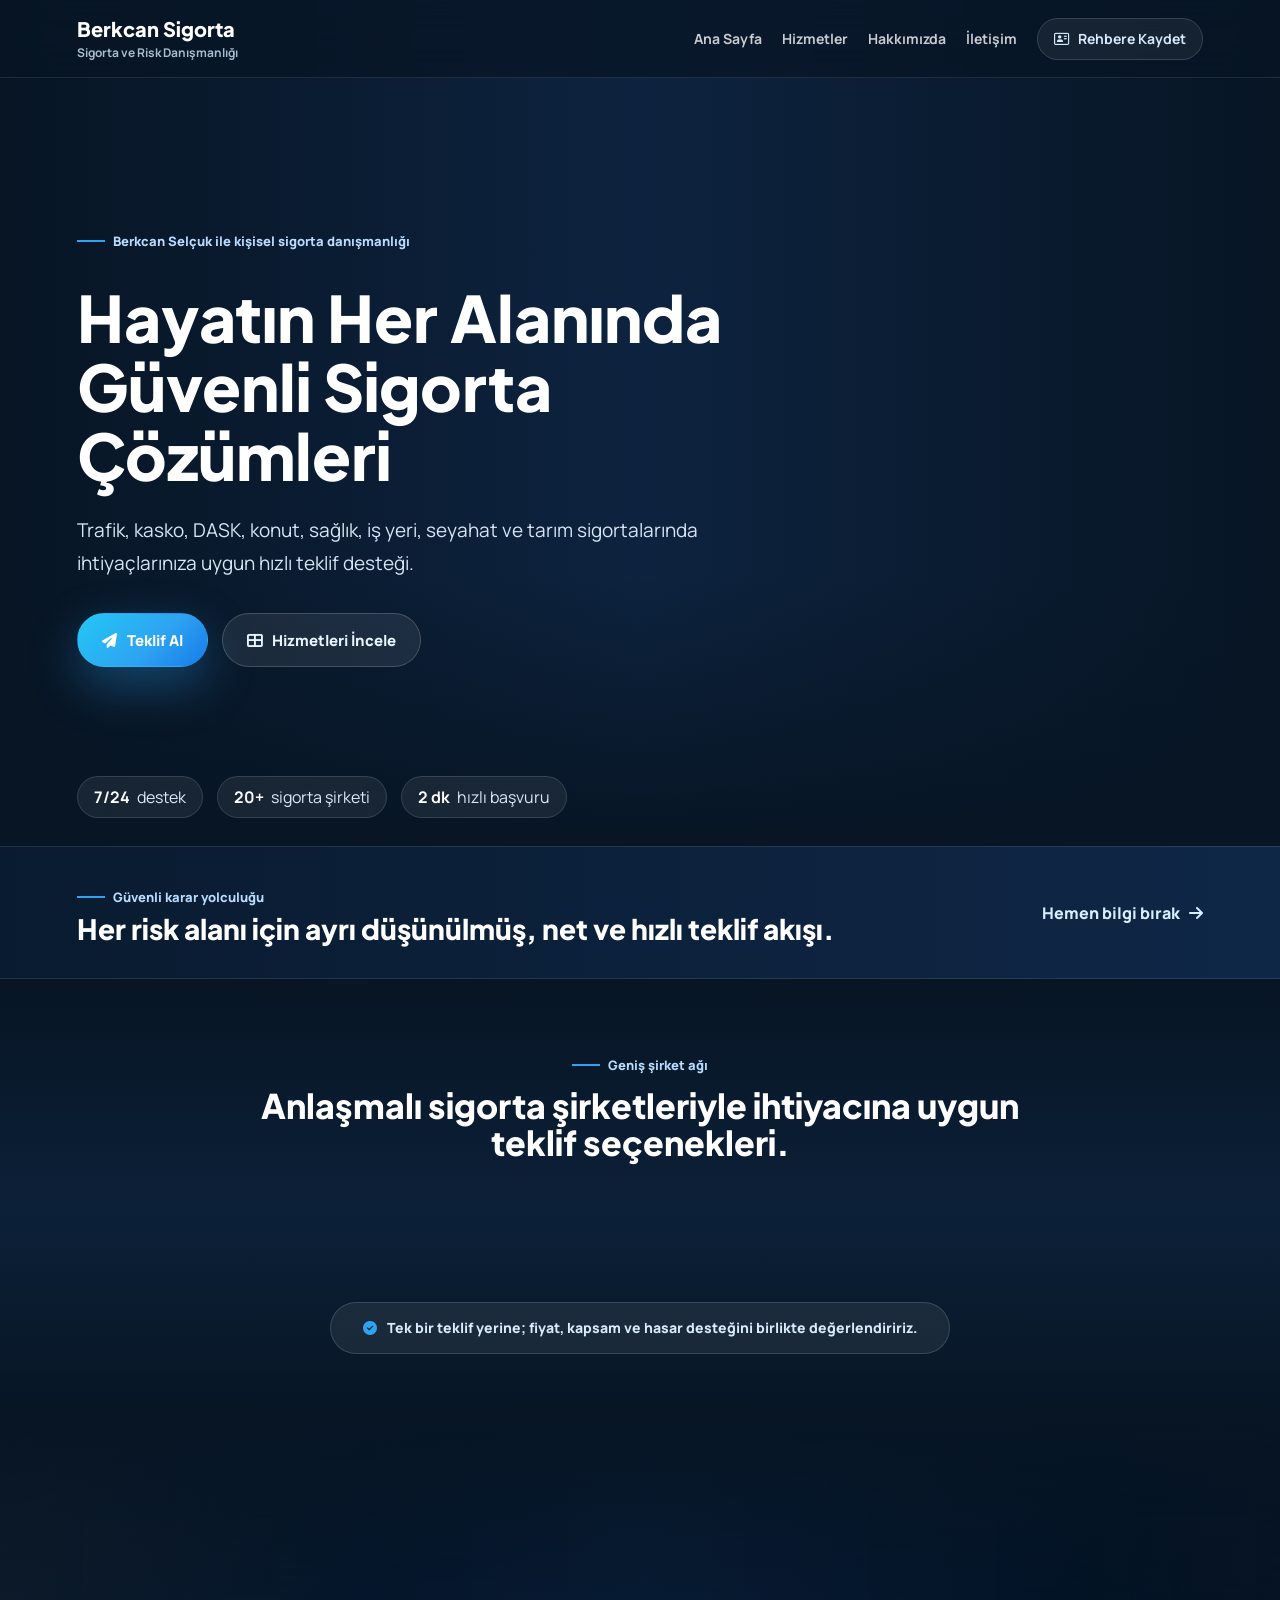
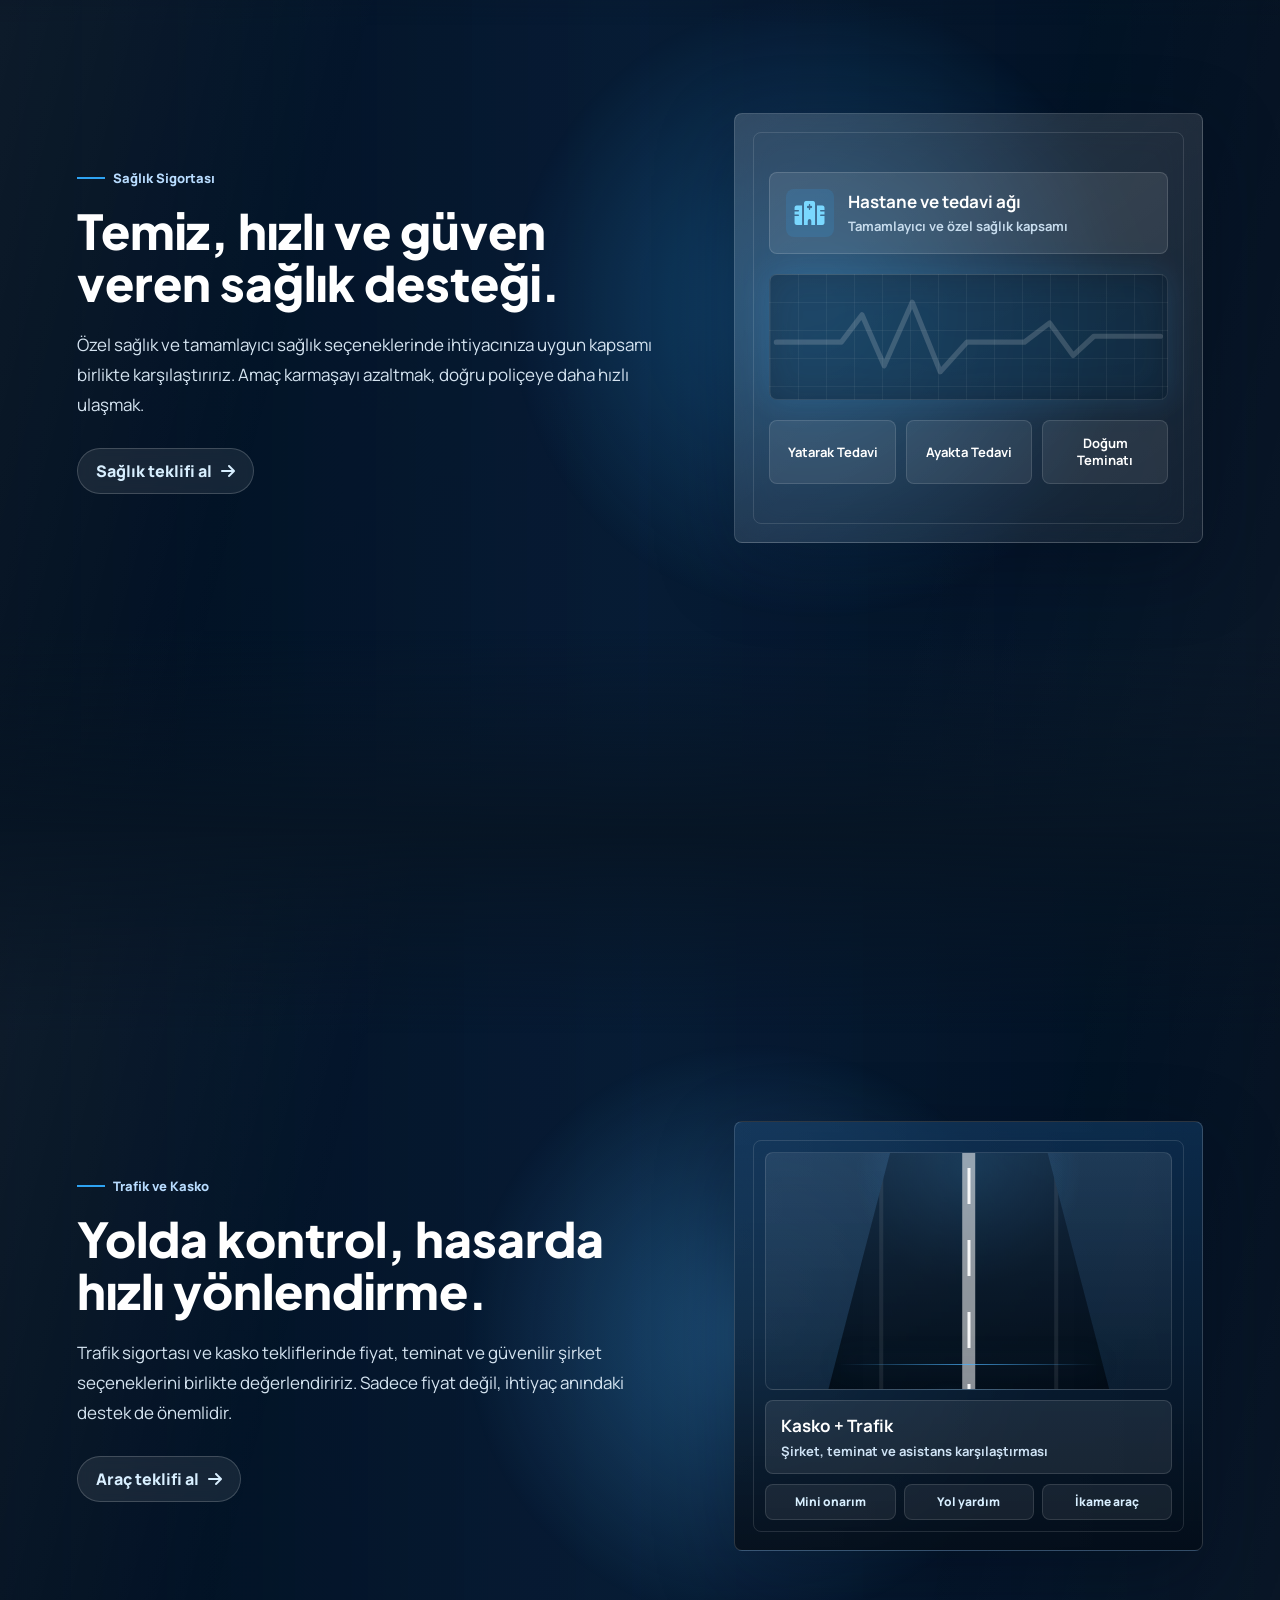
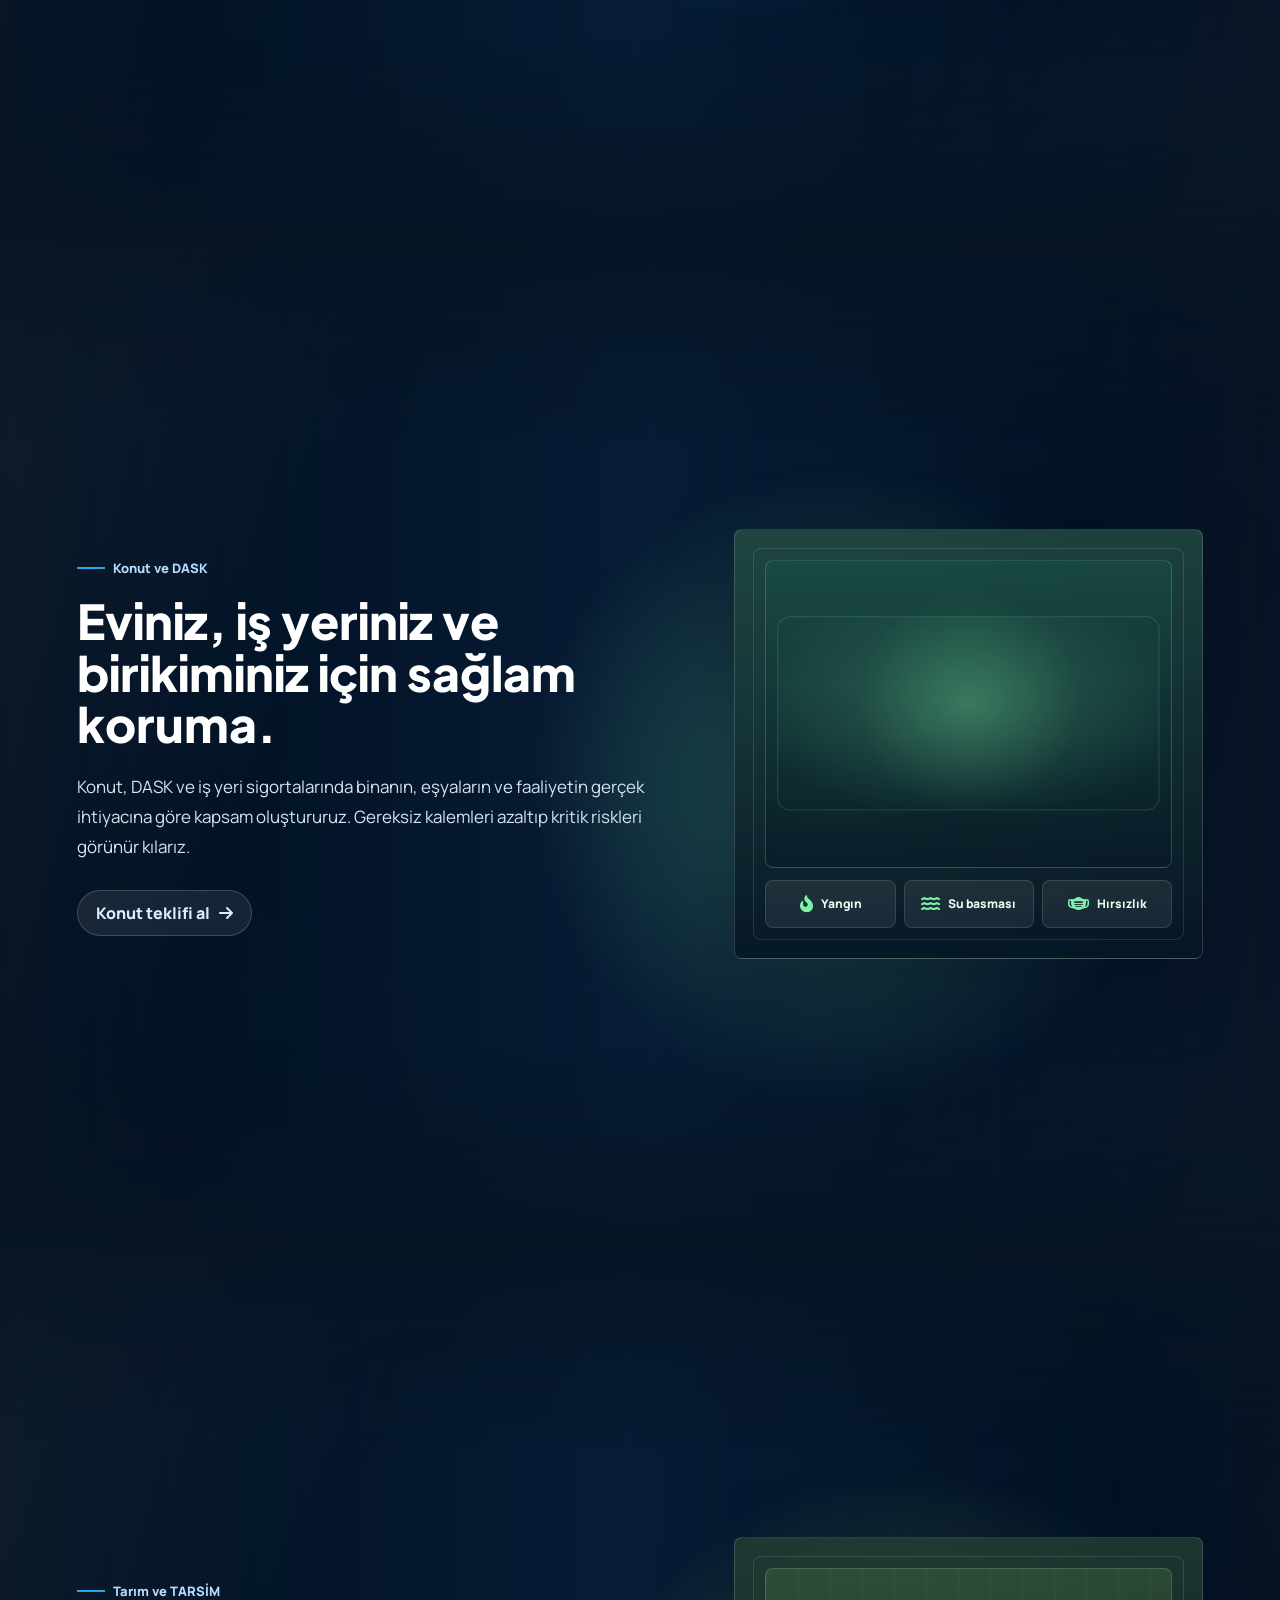
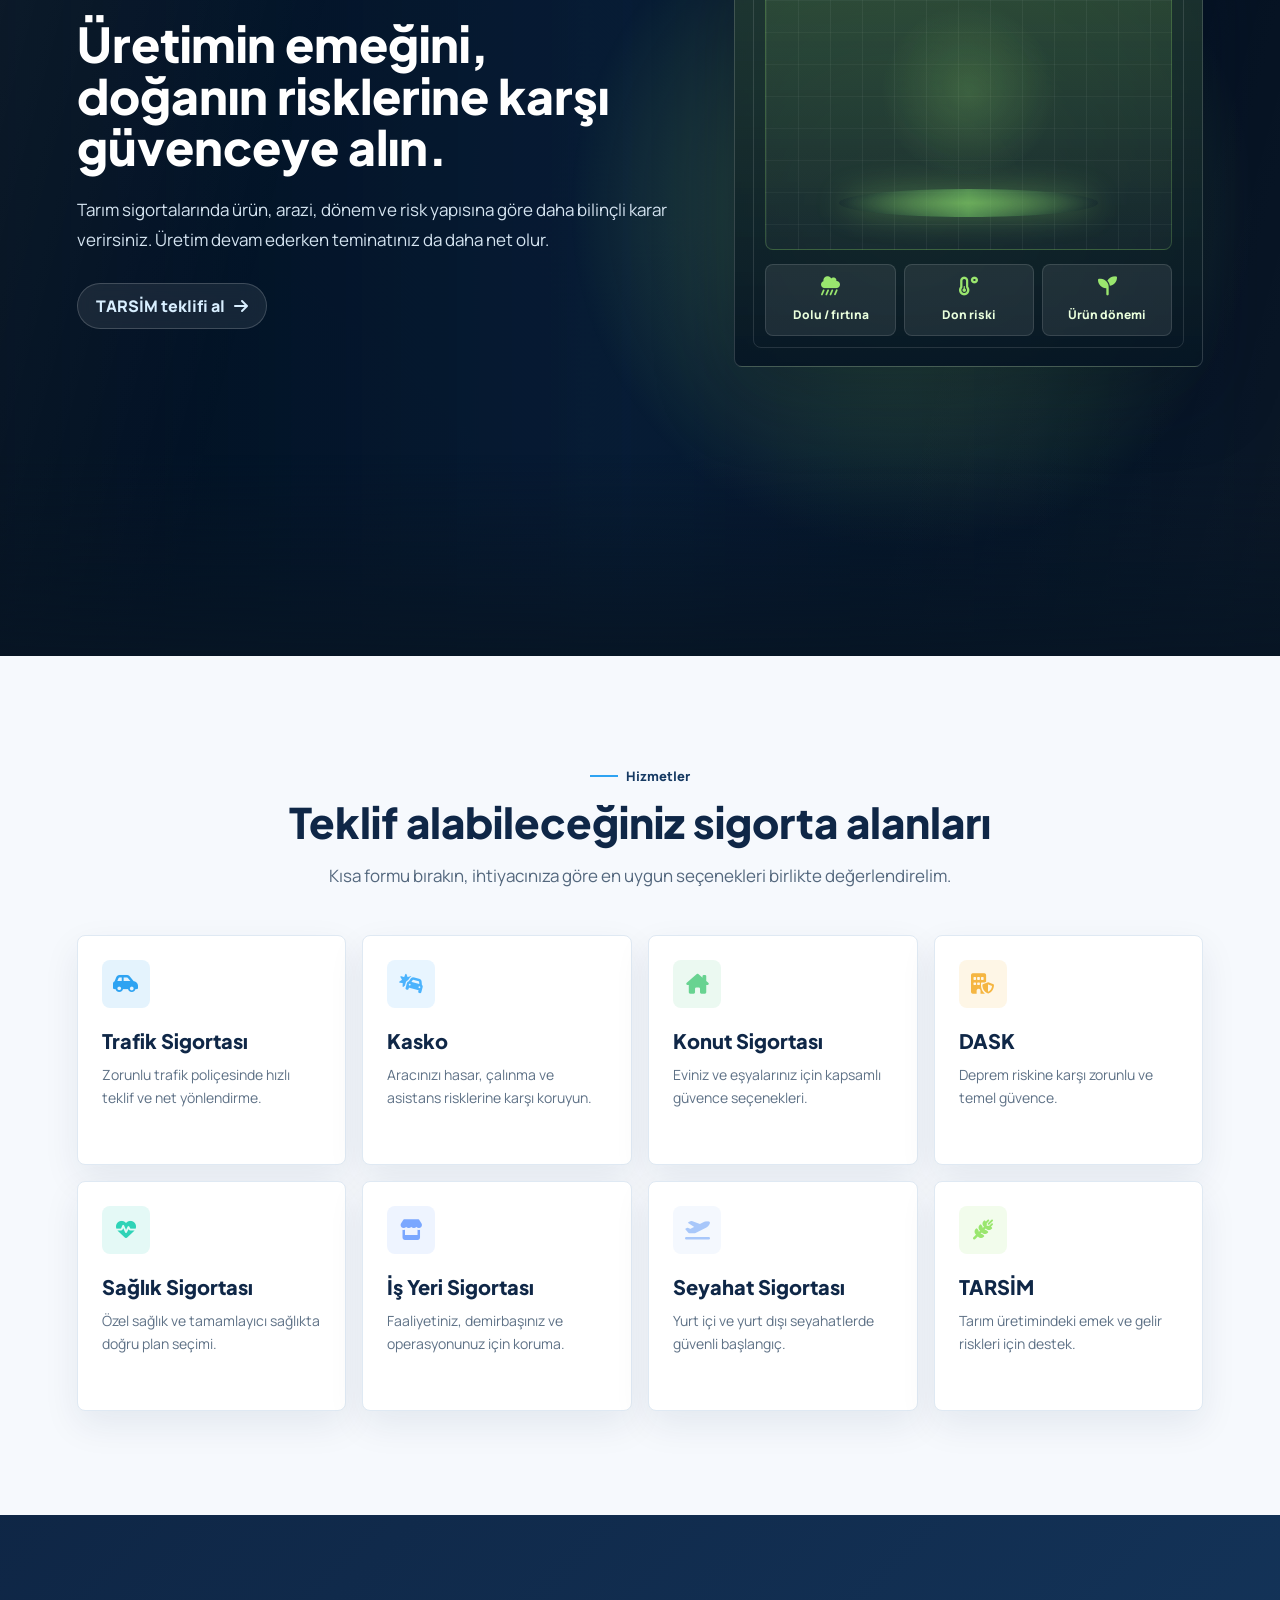
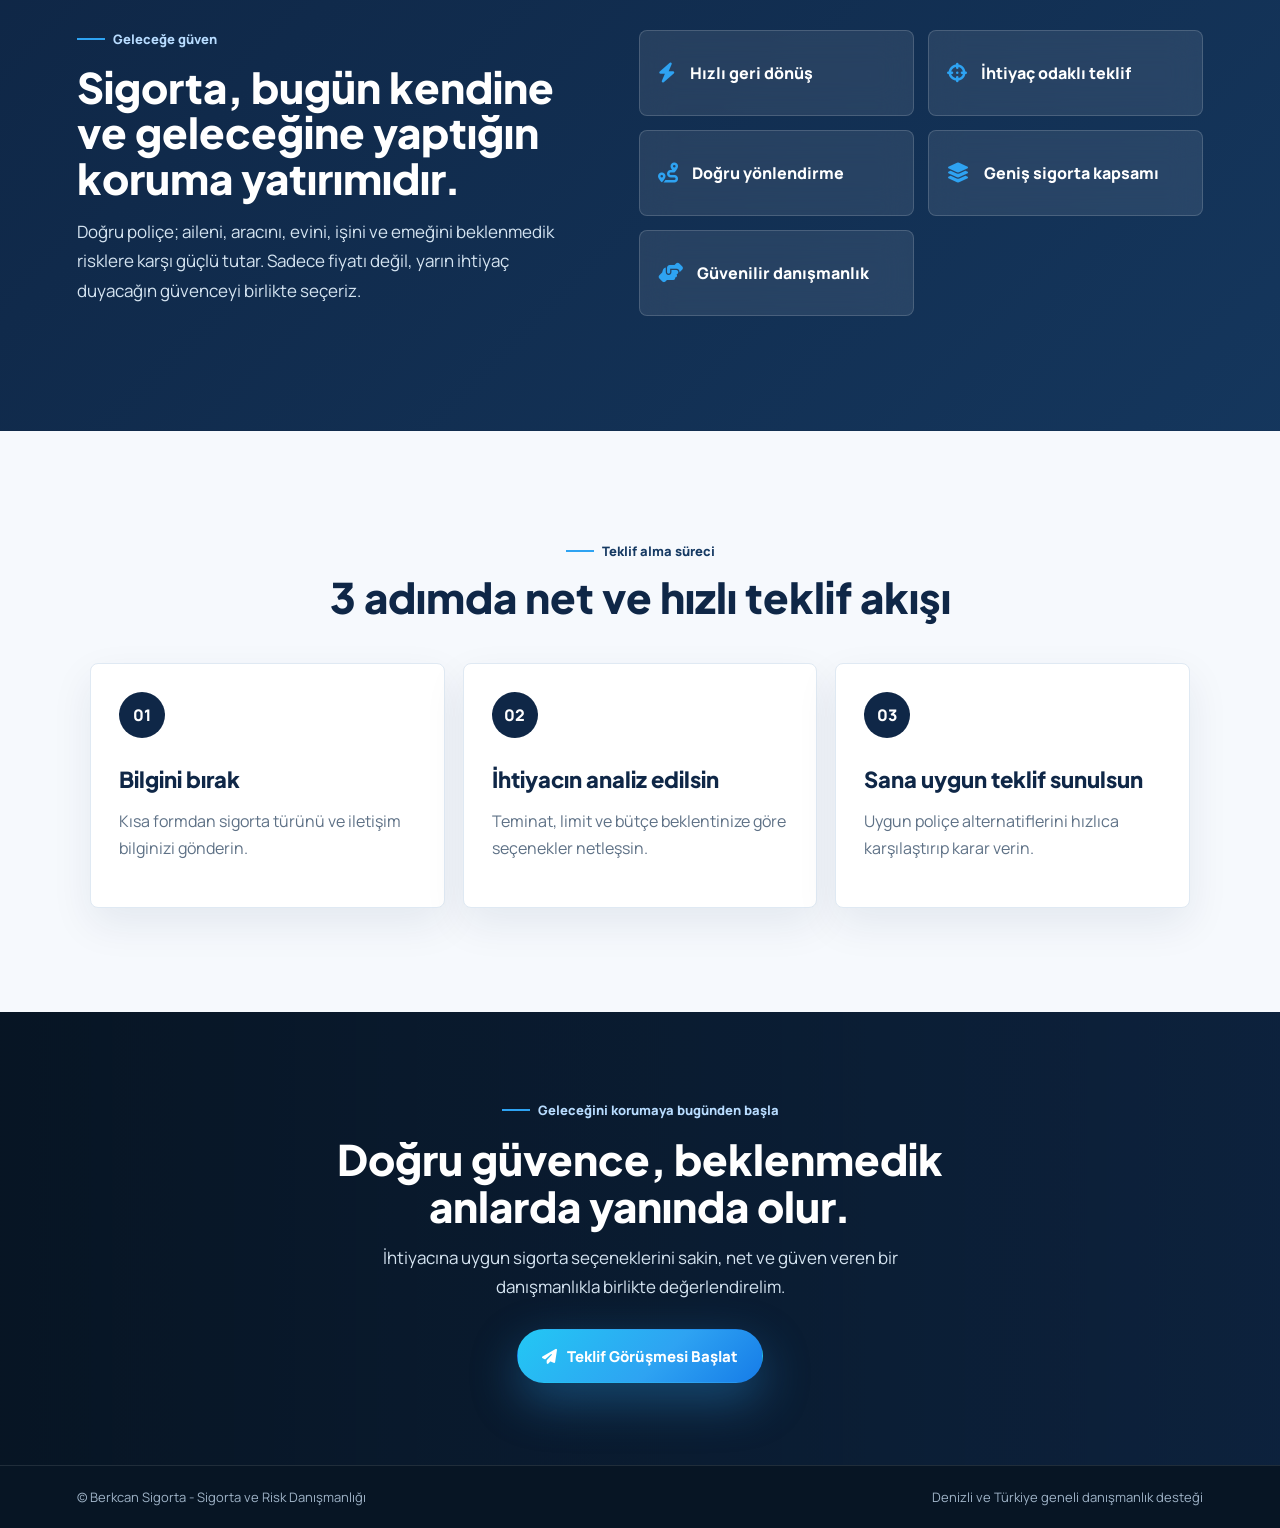
<file: index.html>
<!DOCTYPE html>
<html lang="tr" class="no-js">
<head>
  <meta charset="UTF-8">
  <meta name="viewport" content="width=device-width, initial-scale=1.0">
  <title>Berkcan Sigorta | Premium Sigorta Çözümleri</title>
  <meta name="description" content="Berkcan Sigorta ile trafik, kasko, DASK, konut, sağlık, iş yeri, seyahat ve tarım sigortalarında hızlı teklif desteği.">
  <link rel="preconnect" href="https://fonts.googleapis.com">
  <link rel="preconnect" href="https://fonts.gstatic.com" crossorigin>
  <link href="https://fonts.googleapis.com/css2?family=Manrope:wght@400;500;600;700;800&family=Plus+Jakarta+Sans:wght@600;700;800&display=swap" rel="stylesheet">
  <link rel="stylesheet" href="https://cdnjs.cloudflare.com/ajax/libs/font-awesome/6.5.0/css/all.min.css">
  <link rel="stylesheet" href="assets/site.css?v=20260701-4">
</head>
<body data-page="home">
  <header class="site-header" data-header>
    <a class="brand" href="index.html" aria-label="Berkcan Sigorta ana sayfa">
      <span class="brand-word">Berkcan Sigorta</span>
      <span class="brand-line">Sigorta ve Risk Danışmanlığı</span>
    </a>
    <button class="nav-toggle" type="button" aria-label="Menüyü aç" data-nav-toggle>
      <span></span>
      <span></span>
      <span></span>
    </button>
    <nav class="main-nav" data-nav>
      <a href="index.html">Ana Sayfa</a>
      <a href="#hizmetler">Hizmetler</a>
      <a href="about.html">Hakkımızda</a>
      <a href="contact.html">İletişim</a>
      <a class="nav-contact" href="data:text/vcard;charset=utf-8,BEGIN:VCARD%0AVERSION:3.0%0AN:Sel%C3%A7uk;Berkcan;;;%0AFN:Berkcan%20Sel%C3%A7uk%0AORG:Berkcan%20Sigorta%0ATITLE:Sigorta%20Dan%C4%B1%C5%9Fman%C4%B1%0ATEL;TYPE=CELL:%2B905459173353%0AEMAIL:info@berkcansigorta.com%0AURL:https://berkcansigorta.com%0ANOTE:Sigortac%C4%B1%20-%20trafik%2C%20kasko%2C%20DASK%2C%20konut%2C%20sa%C4%9Fl%C4%B1k%20ve%20i%C5%9F%20yeri%20sigortas%C4%B1.%0AEND:VCARD">
        <i class="fa-regular fa-address-card"></i>
        Rehbere Kaydet
      </a>
    </nav>
  </header>

  <main>
    <section class="hero">
      <div class="hero-backdrop" aria-hidden="true"></div>
      <div class="hero-content reveal">
        <p class="eyebrow">Berkcan Selçuk ile kişisel sigorta danışmanlığı</p>
        <h1>Hayatın Her Alanında Güvenli Sigorta Çözümleri</h1>
        <p class="hero-copy">Trafik, kasko, DASK, konut, sağlık, iş yeri, seyahat ve tarım sigortalarında ihtiyaçlarınıza uygun hızlı teklif desteği.</p>
        <div class="hero-actions">
          <a class="btn primary" href="contact.html#teklif">
            <i class="fa-solid fa-paper-plane"></i>
            Teklif Al
          </a>
          <a class="btn secondary" href="#hizmetler">
            <i class="fa-solid fa-table-cells-large"></i>
            Hizmetleri İncele
          </a>
        </div>
      </div>
      <div class="hero-proof reveal">
        <span><strong>7/24</strong> destek</span>
        <span><strong>20+</strong> sigorta şirketi</span>
        <span><strong>2 dk</strong> hızlı başvuru</span>
      </div>
    </section>

    <section class="intro-strip">
      <div>
        <span class="strip-kicker">Güvenli karar yolculuğu</span>
        <h2>Her risk alanı için ayrı düşünülmüş, net ve hızlı teklif akışı.</h2>
      </div>
      <a class="text-link" href="contact.html#teklif">Hemen bilgi bırak <i class="fa-solid fa-arrow-right"></i></a>
    </section>

    <section class="company-network" aria-label="Anlaşmalı sigorta şirketleri">
      <div class="company-copy reveal">
        <span class="eyebrow">Geniş şirket ağı</span>
        <h2>Anlaşmalı sigorta şirketleriyle ihtiyacına uygun teklif seçenekleri.</h2>
      </div>
      <div class="company-rotator" aria-hidden="true">
        <div class="company-track">
          <span class="brand-chip" style="--brand:#00008F;">Axa Sigorta</span>
          <span class="brand-chip" style="--brand:#003781;">Allianz Sigorta</span>
          <span class="brand-chip" style="--brand:#E31E24;">Sompo Sigorta</span>
          <span class="brand-chip" style="--brand:#F58220;">Corpus Sigorta</span>
          <span class="brand-chip" style="--brand:#22A447;">Doğa Sigorta</span>
          <span class="brand-chip" style="--brand:#1C75BC;">Emaa Sigorta</span>
          <span class="brand-chip" style="--brand:#7B2CBF;">Ethica Sigorta</span>
          <span class="brand-chip" style="--brand:#E30613;">Hdi Sigorta</span>
          <span class="brand-chip" style="--brand:#00A651;">Hepiyi Sigorta</span>
          <span class="brand-chip" style="--brand:#F7941D;">Quick Sigorta</span>
          <span class="brand-chip" style="--brand:#F58220;">Ray Sigorta</span>
          <span class="brand-chip" style="--brand:#009879;">Türkiye Katılım</span>
          <span class="brand-chip" style="--brand:#D71920;">Unico Sigorta</span>
          <span class="brand-chip" style="--brand:#006AA6;">Zurich Sigorta</span>
          <span class="brand-chip" style="--brand:#005BAA;">Anadolu Sigorta</span>
        </div>
      </div>
      <div class="company-note reveal">
        <i class="fa-solid fa-circle-check"></i>
        <span>Tek bir teklif yerine; fiyat, kapsam ve hasar desteğini birlikte değerlendiririz.</span>
      </div>
    </section>

    <section class="story-scene health-scene" style="--scene-image:url('https://images.unsplash.com/photo-1519494026892-80bbd2d6fd0d?auto=format&fit=crop&w=1800&q=82'); --scene-accent:#2EA3F2;">
      <div class="scene-inner">
        <div class="scene-copy reveal">
          <span class="scene-label">Sağlık Sigortası</span>
          <h2>Temiz, hızlı ve güven veren sağlık desteği.</h2>
          <p>Özel sağlık ve tamamlayıcı sağlık seçeneklerinde ihtiyacınıza uygun kapsamı birlikte karşılaştırırız. Amaç karmaşayı azaltmak, doğru poliçeye daha hızlı ulaşmak.</p>
          <a class="scene-cta" href="contact.html?type=Sağlık%20Sigortası#teklif">Sağlık teklifi al <i class="fa-solid fa-arrow-right"></i></a>
        </div>
        <div class="scene-visual reveal" aria-hidden="true">
          <div class="monitor-panel health-monitor">
            <div class="hospital-sign">
              <i class="fa-solid fa-hospital"></i>
              <div>
                <strong>Hastane ve tedavi ağı</strong>
                <span>Tamamlayıcı ve özel sağlık kapsamı</span>
              </div>
            </div>
            <svg class="pulse-line" viewBox="0 0 520 130" role="img" aria-label="Hareketli kalp ritmi">
              <polyline class="pulse-track" points="0,72 88,72 116,35 146,104 184,18 222,112 258,72 336,72 370,46 402,90 430,64 520,64"></polyline>
              <polyline class="pulse-active" points="0,72 88,72 116,35 146,104 184,18 222,112 258,72 336,72 370,46 402,90 430,64 520,64"></polyline>
            </svg>
            <div class="metric-grid health-metrics">
              <b>Yatarak Tedavi</b>
              <b>Ayakta Tedavi</b>
              <b>Doğum Teminatı</b>
            </div>
          </div>
        </div>
      </div>
    </section>

    <section class="story-scene car-scene" style="--scene-image:url('https://images.unsplash.com/photo-1449965408869-eaa3f722e40d?auto=format&fit=crop&w=1800&q=82'); --scene-accent:#4BB3FD;">
      <div class="scene-inner">
        <div class="scene-copy reveal">
          <span class="scene-label">Trafik ve Kasko</span>
          <h2>Yolda kontrol, hasarda hızlı yönlendirme.</h2>
          <p>Trafik sigortası ve kasko tekliflerinde fiyat, teminat ve güvenilir şirket seçeneklerini birlikte değerlendiririz. Sadece fiyat değil, ihtiyaç anındaki destek de önemlidir.</p>
          <a class="scene-cta" href="contact.html?type=Kasko#teklif">Araç teklifi al <i class="fa-solid fa-arrow-right"></i></a>
        </div>
        <div class="scene-visual road-visual reveal" aria-hidden="true">
          <div class="traffic-road">
            <span class="road-line"></span>
            <span class="traffic-car car-a"></span>
            <span class="traffic-car car-b"></span>
            <span class="traffic-car car-c"></span>
            <span class="traffic-car car-d"></span>
          </div>
          <div class="traffic-status">
            <strong>Kasko + Trafik</strong>
            <span>Şirket, teminat ve asistans karşılaştırması</span>
          </div>
          <div class="traffic-tags">
            <span>Mini onarım</span>
            <span>Yol yardım</span>
            <span>İkame araç</span>
          </div>
        </div>
      </div>
    </section>

    <section class="story-scene home-scene" style="--scene-image:url('https://images.unsplash.com/photo-1600585154340-be6161a56a0c?auto=format&fit=crop&w=1800&q=82'); --scene-accent:#68D391;">
      <div class="scene-inner">
        <div class="scene-copy reveal">
          <span class="scene-label">Konut ve DASK</span>
          <h2>Eviniz, iş yeriniz ve birikiminiz için sağlam koruma.</h2>
          <p>Konut, DASK ve iş yeri sigortalarında binanın, eşyaların ve faaliyetin gerçek ihtiyacına göre kapsam oluştururuz. Gereksiz kalemleri azaltıp kritik riskleri görünür kılarız.</p>
          <a class="scene-cta" href="contact.html?type=Konut%20Sigortası#teklif">Konut teklifi al <i class="fa-solid fa-arrow-right"></i></a>
        </div>
        <div class="scene-visual property-visual reveal" aria-hidden="true">
          <div class="property-dashboard">
            <div class="construction-scene">
              <svg class="construction-illustration" viewBox="0 0 620 330" aria-hidden="true">
                <defs>
                  <linearGradient id="steelGlow" x1="0" y1="0" x2="1" y2="1">
                    <stop offset="0" stop-color="#DFFFE9" stop-opacity=".92"></stop>
                    <stop offset=".52" stop-color="#7EF0A8" stop-opacity=".86"></stop>
                    <stop offset="1" stop-color="#2EA3F2" stop-opacity=".66"></stop>
                  </linearGradient>
                  <radialGradient id="siteGlow" cx="50%" cy="45%" r="60%">
                    <stop offset="0" stop-color="#7EF0A8" stop-opacity=".22"></stop>
                    <stop offset="1" stop-color="#7EF0A8" stop-opacity="0"></stop>
                  </radialGradient>
                </defs>
                <rect class="site-aura" x="18" y="16" width="584" height="296" rx="18"></rect>
                <g class="stage-ground">
                  <path class="site-ground" d="M72 274H548"></path>
                  <path class="site-foundation" d="M128 246H492V274H128Z"></path>
                  <path class="foundation-edge" d="M150 258H470"></path>
                </g>

                <g class="brick-wall">
                  <path class="brick-panel" d="M164 162H456V246H164Z"></path>
                  <path class="brick-lines" d="M164 180H456M164 198H456M164 216H456M164 234H456M188 162V180M248 162V180M308 162V180M368 162V180M428 162V180M218 180V198M278 180V198M338 180V198M398 180V198M188 198V216M248 198V216M308 198V216M368 198V216M428 198V216M218 216V234M278 216V234M338 216V234M398 216V234"></path>
                  <path class="door-window" d="M214 246V206H266V246M354 184H410V222H354Z"></path>
                </g>

                <g class="roof-set">
                  <path class="roof-slab" d="M132 164L310 72L488 164"></path>
                  <path class="roof-under" d="M154 164H466"></path>
                  <path class="roof-tile" d="M188 148L310 88L432 148"></path>
                </g>
              </svg>
            </div>
            <div class="property-risks">
              <span><i class="fa-solid fa-fire-flame-curved"></i> Yangın</span>
              <span><i class="fa-solid fa-water"></i> Su basması</span>
              <span><i class="fa-solid fa-mask-face"></i> Hırsızlık</span>
            </div>
          </div>
        </div>
      </div>
    </section>

    <section class="story-scene farm-scene" style="--scene-image:url('https://images.unsplash.com/photo-1500382017468-9049fed747ef?auto=format&fit=crop&w=1800&q=82'); --scene-accent:#9AE66E;">
      <div class="scene-inner">
        <div class="scene-copy reveal">
          <span class="scene-label">Tarım ve TARSİM</span>
          <h2>Üretimin emeğini, doğanın risklerine karşı güvenceye alın.</h2>
          <p>Tarım sigortalarında ürün, arazi, dönem ve risk yapısına göre daha bilinçli karar verirsiniz. Üretim devam ederken teminatınız da daha net olur.</p>
          <a class="scene-cta" href="contact.html?type=TARS%C4%B0M#teklif">TARSİM teklifi al <i class="fa-solid fa-arrow-right"></i></a>
        </div>
        <div class="scene-visual farm-visual reveal" aria-hidden="true">
          <div class="farm-dashboard">
            <div class="growing-tree" aria-hidden="true">
              <div class="nursery-soil"></div>
              <div class="seedling seedling-small seedling-left">
                <span class="seed-stem"></span>
                <span class="seed-leaf seed-leaf-left"></span>
                <span class="seed-leaf seed-leaf-right"></span>
              </div>
              <div class="seedling seedling-main">
                <span class="seed-stem"></span>
                <span class="seed-leaf seed-leaf-left"></span>
                <span class="seed-leaf seed-leaf-right"></span>
                <span class="seed-leaf seed-leaf-top"></span>
              </div>
              <div class="seedling seedling-small seedling-right">
                <span class="seed-stem"></span>
                <span class="seed-leaf seed-leaf-left"></span>
                <span class="seed-leaf seed-leaf-right"></span>
              </div>
              <span class="plant-glow plant-glow-one"></span>
              <span class="plant-glow plant-glow-two"></span>
            </div>
            <div class="farm-stats">
              <span><i class="fa-solid fa-cloud-showers-heavy"></i> Dolu / fırtına</span>
              <span><i class="fa-solid fa-temperature-low"></i> Don riski</span>
              <span><i class="fa-solid fa-seedling"></i> Ürün dönemi</span>
            </div>
          </div>
        </div>
      </div>
    </section>

    <section class="services-section" id="hizmetler">
      <div class="section-heading reveal">
        <span class="eyebrow">Hizmetler</span>
        <h2>Teklif alabileceğiniz sigorta alanları</h2>
        <p>Kısa formu bırakın, ihtiyacınıza göre en uygun seçenekleri birlikte değerlendirelim.</p>
      </div>
      <div class="service-grid">
        <a class="service-card reveal" href="contact.html?type=Trafik%20Sigortası#teklif" style="--service-color:#2EA3F2;">
          <i class="fa-solid fa-car-side"></i>
          <h3>Trafik Sigortası</h3>
          <p>Zorunlu trafik poliçesinde hızlı teklif ve net yönlendirme.</p>
        </a>
        <a class="service-card reveal" href="contact.html?type=Kasko#teklif" style="--service-color:#4BB3FD;">
          <i class="fa-solid fa-car-burst"></i>
          <h3>Kasko</h3>
          <p>Aracınızı hasar, çalınma ve asistans risklerine karşı koruyun.</p>
        </a>
        <a class="service-card reveal" href="contact.html?type=Konut%20Sigortası#teklif" style="--service-color:#68D391;">
          <i class="fa-solid fa-house-chimney"></i>
          <h3>Konut Sigortası</h3>
          <p>Eviniz ve eşyalarınız için kapsamlı güvence seçenekleri.</p>
        </a>
        <a class="service-card reveal" href="contact.html?type=DASK#teklif" style="--service-color:#F5B642;">
          <i class="fa-solid fa-building-shield"></i>
          <h3>DASK</h3>
          <p>Deprem riskine karşı zorunlu ve temel güvence.</p>
        </a>
        <a class="service-card reveal" href="contact.html?type=Sağlık%20Sigortası#teklif" style="--service-color:#2ED3B7;">
          <i class="fa-solid fa-heart-pulse"></i>
          <h3>Sağlık Sigortası</h3>
          <p>Özel sağlık ve tamamlayıcı sağlıkta doğru plan seçimi.</p>
        </a>
        <a class="service-card reveal" href="contact.html?type=İş%20Yeri%20Sigortası#teklif" style="--service-color:#7AA7FF;">
          <i class="fa-solid fa-store"></i>
          <h3>İş Yeri Sigortası</h3>
          <p>Faaliyetiniz, demirbaşınız ve operasyonunuz için koruma.</p>
        </a>
        <a class="service-card reveal" href="contact.html?type=Seyahat%20Sigortası#teklif" style="--service-color:#A8C7FA;">
          <i class="fa-solid fa-plane-departure"></i>
          <h3>Seyahat Sigortası</h3>
          <p>Yurt içi ve yurt dışı seyahatlerde güvenli başlangıç.</p>
        </a>
        <a class="service-card reveal" href="contact.html?type=TARS%C4%B0M#teklif" style="--service-color:#9AE66E;">
          <i class="fa-solid fa-wheat-awn"></i>
          <h3>TARSİM</h3>
          <p>Tarım üretimindeki emek ve gelir riskleri için destek.</p>
        </a>
      </div>
    </section>

    <section class="trust-section">
      <div class="trust-copy reveal">
        <span class="eyebrow">Geleceğe güven</span>
        <h2>Sigorta, bugün kendine ve geleceğine yaptığın koruma yatırımıdır.</h2>
        <p>Doğru poliçe; aileni, aracını, evini, işini ve emeğini beklenmedik risklere karşı güçlü tutar. Sadece fiyatı değil, yarın ihtiyaç duyacağın güvenceyi birlikte seçeriz.</p>
      </div>
      <div class="trust-list">
        <div class="trust-item reveal"><i class="fa-solid fa-bolt"></i><span>Hızlı geri dönüş</span></div>
        <div class="trust-item reveal"><i class="fa-solid fa-crosshairs"></i><span>İhtiyaç odaklı teklif</span></div>
        <div class="trust-item reveal"><i class="fa-solid fa-route"></i><span>Doğru yönlendirme</span></div>
        <div class="trust-item reveal"><i class="fa-solid fa-layer-group"></i><span>Geniş sigorta kapsamı</span></div>
        <div class="trust-item reveal"><i class="fa-solid fa-handshake-angle"></i><span>Güvenilir danışmanlık</span></div>
      </div>
    </section>

    <section class="process-section">
      <div class="section-heading reveal">
        <span class="eyebrow">Teklif alma süreci</span>
        <h2>3 adımda net ve hızlı teklif akışı</h2>
      </div>
      <div class="process-grid">
        <div class="process-step reveal">
          <span>01</span>
          <h3>Bilgini bırak</h3>
          <p>Kısa formdan sigorta türünü ve iletişim bilginizi gönderin.</p>
        </div>
        <div class="process-step reveal">
          <span>02</span>
          <h3>İhtiyacın analiz edilsin</h3>
          <p>Teminat, limit ve bütçe beklentinize göre seçenekler netleşsin.</p>
        </div>
        <div class="process-step reveal">
          <span>03</span>
          <h3>Sana uygun teklif sunulsun</h3>
          <p>Uygun poliçe alternatiflerini hızlıca karşılaştırıp karar verin.</p>
        </div>
      </div>
    </section>

    <section class="final-cta">
      <div class="final-inner reveal">
        <span class="eyebrow">Geleceğini korumaya bugünden başla</span>
        <h2>Doğru güvence, beklenmedik anlarda yanında olur.</h2>
        <p>İhtiyacına uygun sigorta seçeneklerini sakin, net ve güven veren bir danışmanlıkla birlikte değerlendirelim.</p>
        <a class="btn primary" href="contact.html#teklif">
          <i class="fa-solid fa-paper-plane"></i>
          Teklif Görüşmesi Başlat
        </a>
      </div>
    </section>
  </main>

  <footer class="site-footer">
    <span>© Berkcan Sigorta - Sigorta ve Risk Danışmanlığı</span>
    <span>Denizli ve Türkiye geneli danışmanlık desteği</span>
  </footer>

  <script src="assets/site.js?v=20260701-4"></script>
</body>
</html>
</file>
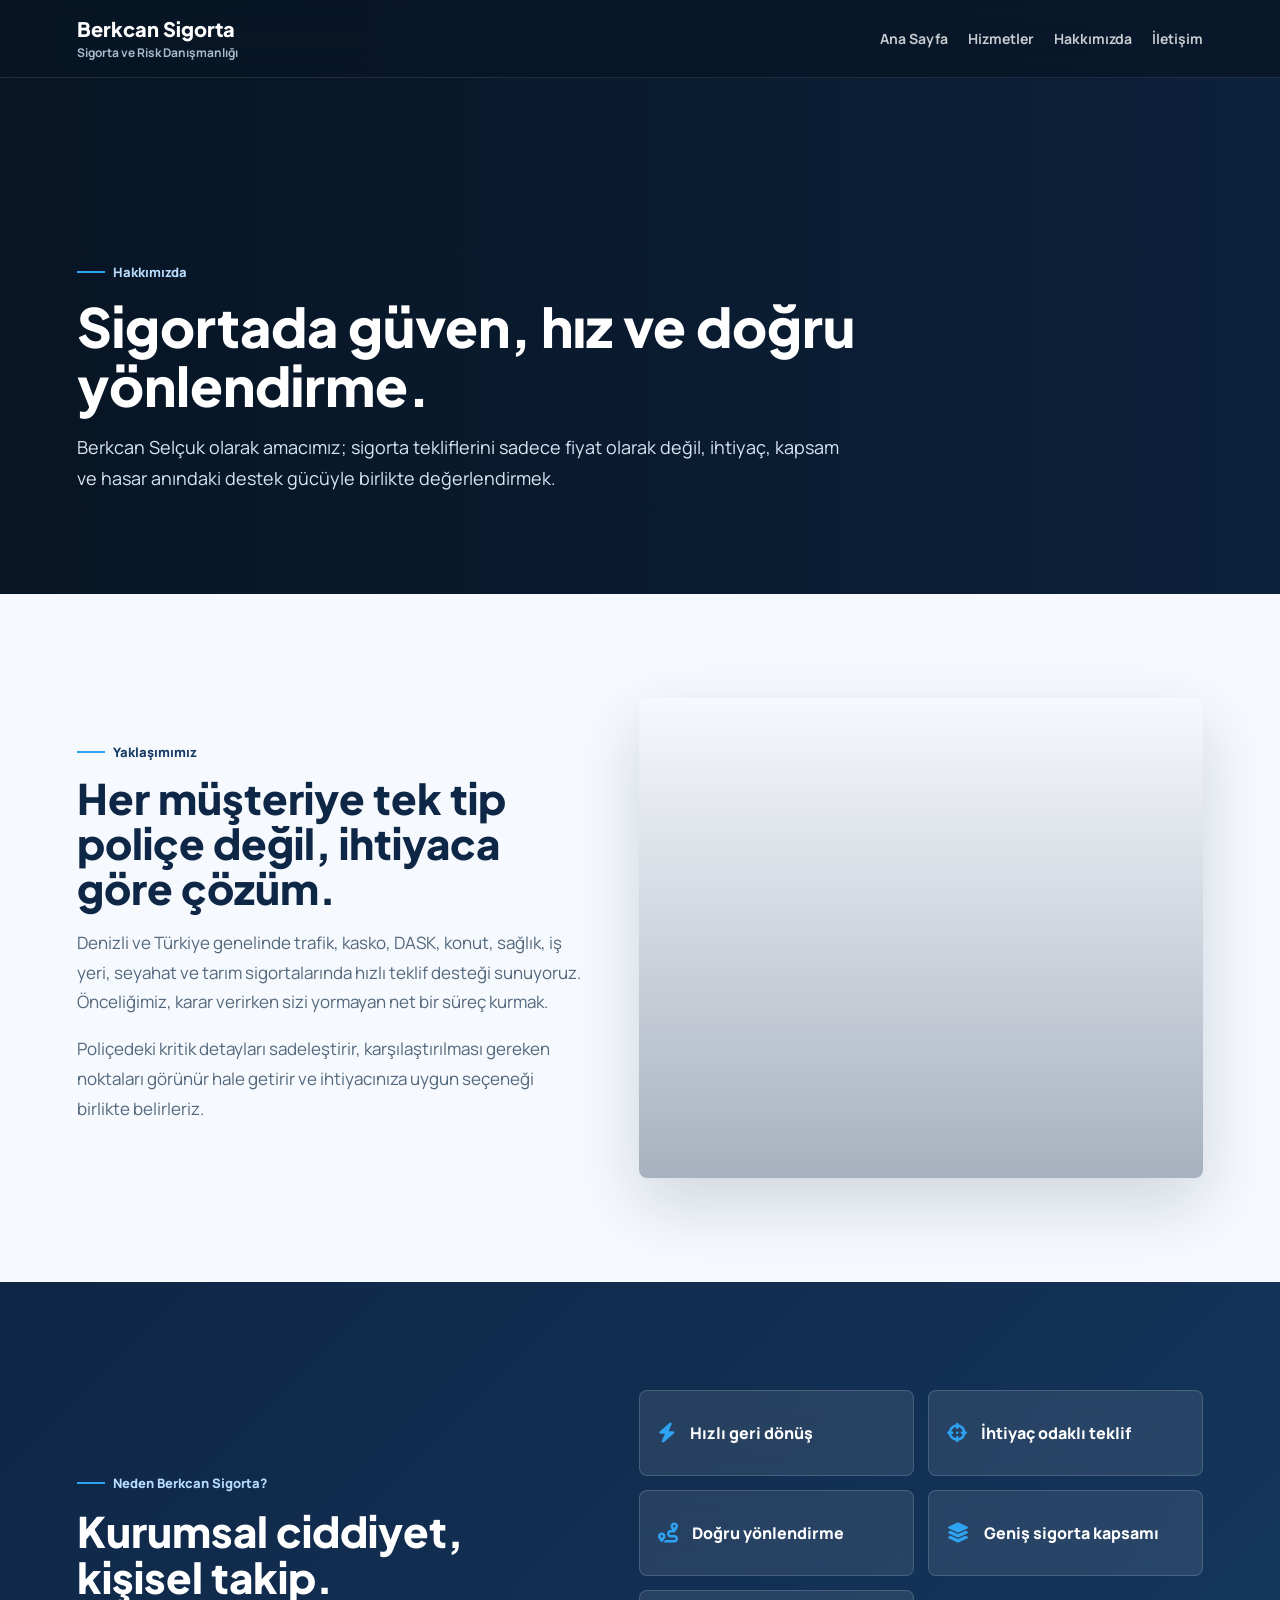
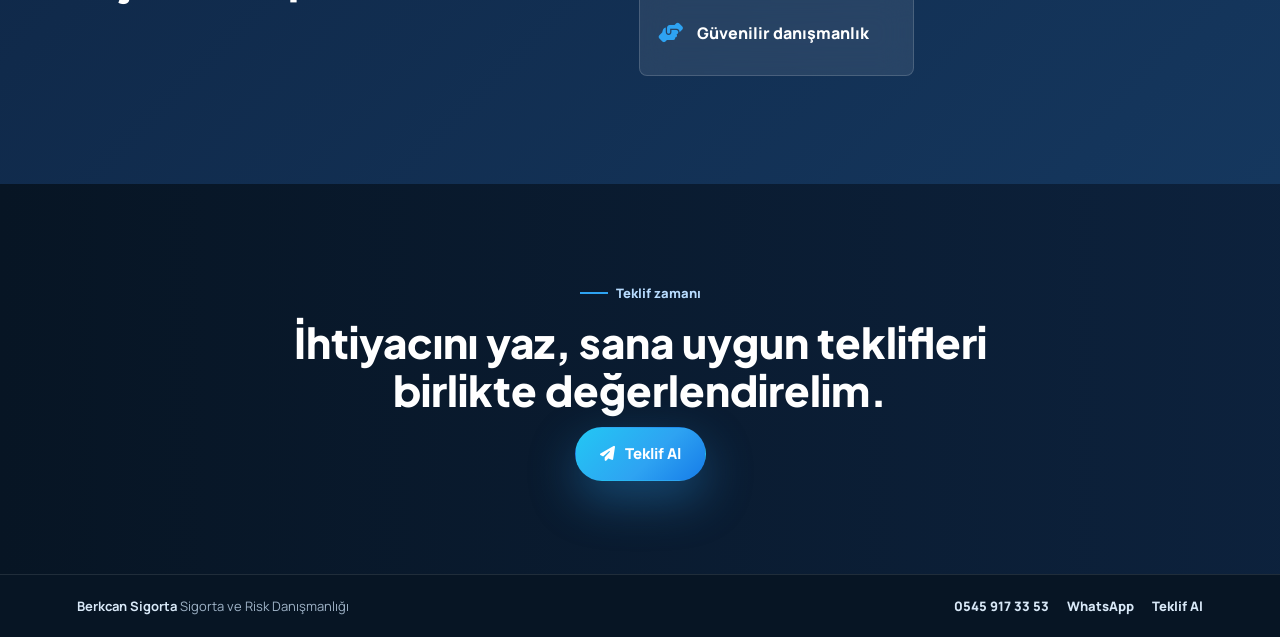
<file: about.html>
<!DOCTYPE html>
<html lang="tr" class="no-js">
<head>
  <meta charset="UTF-8">
  <meta name="viewport" content="width=device-width, initial-scale=1.0">
  <title>Hakkımızda | Berkcan Sigorta</title>
  <meta name="description" content="Berkcan Sigorta, Denizli ve Türkiye genelinde sigorta ihtiyaçları için hızlı, anlaşılır ve güvenilir danışmanlık sunar.">
  <link rel="preconnect" href="https://fonts.googleapis.com">
  <link rel="preconnect" href="https://fonts.gstatic.com" crossorigin>
  <link href="https://fonts.googleapis.com/css2?family=Manrope:wght@400;500;600;700;800&family=Plus+Jakarta+Sans:wght@600;700;800&display=swap" rel="stylesheet">
  <link rel="stylesheet" href="https://cdnjs.cloudflare.com/ajax/libs/font-awesome/6.5.0/css/all.min.css">
  <link rel="stylesheet" href="assets/site.css?v=20260701-4">
</head>
<body>
  <header class="site-header" data-header>
    <a class="brand" href="index.html" aria-label="Berkcan Sigorta ana sayfa">
      <span class="brand-word">Berkcan Sigorta</span>
      <span class="brand-line">Sigorta ve Risk Danışmanlığı</span>
    </a>
    <button class="nav-toggle" type="button" aria-label="Menüyü aç" data-nav-toggle>
      <span></span>
      <span></span>
      <span></span>
    </button>
    <nav class="main-nav" data-nav>
      <a href="index.html">Ana Sayfa</a>
      <a href="index.html#hizmetler">Hizmetler</a>
      <a href="about.html">Hakkımızda</a>
      <a href="contact.html">İletişim</a>
    </nav>
  </header>

  <main>
    <section class="page-hero about-hero">
      <div class="page-hero-content reveal">
        <span class="eyebrow">Hakkımızda</span>
        <h1>Sigortada güven, hız ve doğru yönlendirme.</h1>
        <p>Berkcan Selçuk olarak amacımız; sigorta tekliflerini sadece fiyat olarak değil, ihtiyaç, kapsam ve hasar anındaki destek gücüyle birlikte değerlendirmek.</p>
      </div>
    </section>

    <section class="about-story">
      <div class="about-text reveal">
        <span class="eyebrow">Yaklaşımımız</span>
        <h2>Her müşteriye tek tip poliçe değil, ihtiyaca göre çözüm.</h2>
        <p>Denizli ve Türkiye genelinde trafik, kasko, DASK, konut, sağlık, iş yeri, seyahat ve tarım sigortalarında hızlı teklif desteği sunuyoruz. Önceliğimiz, karar verirken sizi yormayan net bir süreç kurmak.</p>
        <p>Poliçedeki kritik detayları sadeleştirir, karşılaştırılması gereken noktaları görünür hale getirir ve ihtiyacınıza uygun seçeneği birlikte belirleriz.</p>
      </div>
      <div class="about-photo reveal" aria-hidden="true"></div>
    </section>

    <section class="trust-section about-trust">
      <div class="trust-copy reveal">
        <span class="eyebrow">Neden Berkcan Sigorta?</span>
        <h2>Kurumsal ciddiyet, kişisel takip.</h2>
      </div>
      <div class="trust-list">
        <div class="trust-item reveal"><i class="fa-solid fa-bolt"></i><span>Hızlı geri dönüş</span></div>
        <div class="trust-item reveal"><i class="fa-solid fa-crosshairs"></i><span>İhtiyaç odaklı teklif</span></div>
        <div class="trust-item reveal"><i class="fa-solid fa-route"></i><span>Doğru yönlendirme</span></div>
        <div class="trust-item reveal"><i class="fa-solid fa-layer-group"></i><span>Geniş sigorta kapsamı</span></div>
        <div class="trust-item reveal"><i class="fa-solid fa-handshake-angle"></i><span>Güvenilir danışmanlık</span></div>
      </div>
    </section>

    <section class="final-cta">
      <div class="final-inner reveal">
        <span class="eyebrow">Teklif zamanı</span>
        <h2>İhtiyacını yaz, sana uygun teklifleri birlikte değerlendirelim.</h2>
        <a class="btn primary" href="contact.html#teklif">
          <i class="fa-solid fa-paper-plane"></i>
          Teklif Al
        </a>
      </div>
    </section>
  </main>

  <footer class="site-footer">
    <div>
      <strong>Berkcan Sigorta</strong>
      <span>Sigorta ve Risk Danışmanlığı</span>
    </div>
    <div class="footer-links">
      <a href="tel:+905459173353">0545 917 33 53</a>
      <a href="https://wa.me/905459173353">WhatsApp</a>
      <a href="contact.html#teklif">Teklif Al</a>
    </div>
  </footer>

  <script src="assets/site.js?v=20260701-4"></script>
</body>
</html>
</file>
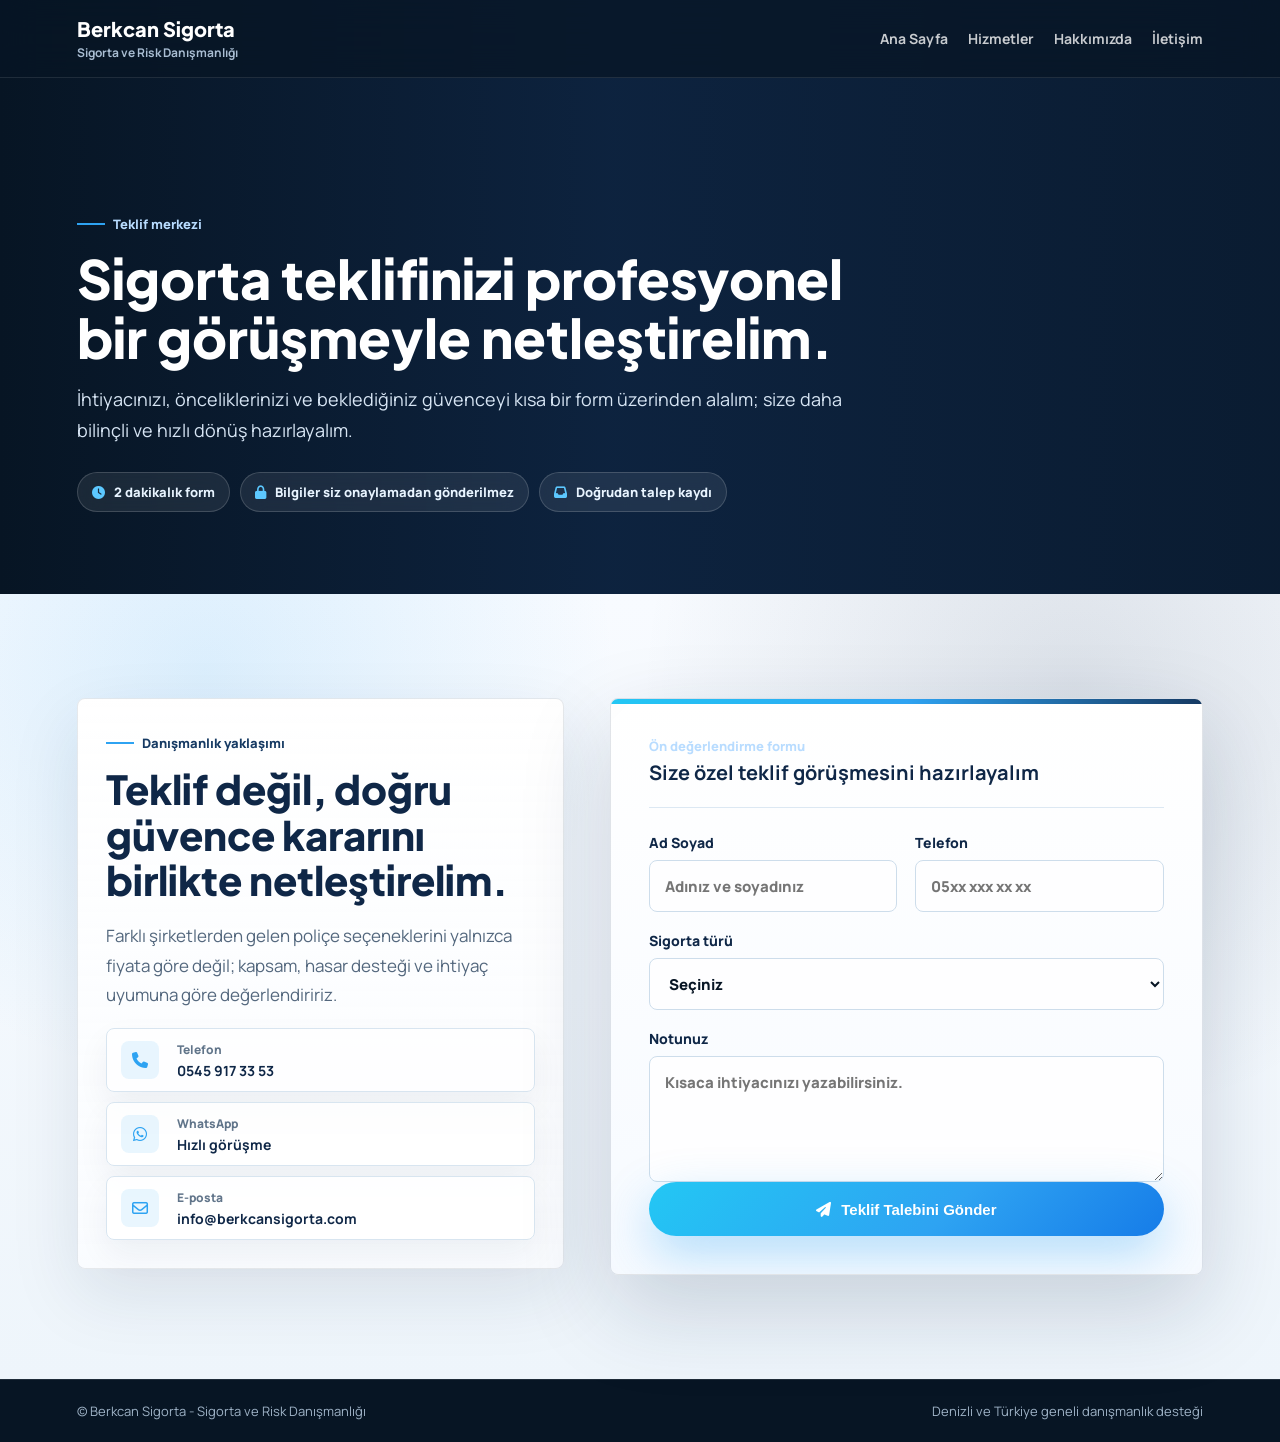
<file: contact.html>
<!DOCTYPE html>
<html lang="tr" class="no-js">
<head>
  <meta charset="UTF-8">
  <meta name="viewport" content="width=device-width, initial-scale=1.0">
  <title>İletişim ve Teklif Al | Berkcan Sigorta</title>
  <meta name="description" content="Berkcan Sigorta teklif formu. Trafik, kasko, DASK, konut, sağlık, iş yeri, seyahat ve TARSİM için hızlı teklif alın.">
  <link rel="preconnect" href="https://fonts.googleapis.com">
  <link rel="preconnect" href="https://fonts.gstatic.com" crossorigin>
  <link href="https://fonts.googleapis.com/css2?family=Manrope:wght@400;500;600;700;800&family=Plus+Jakarta+Sans:wght@600;700;800&display=swap" rel="stylesheet">
  <link rel="stylesheet" href="https://cdnjs.cloudflare.com/ajax/libs/font-awesome/6.5.0/css/all.min.css">
  <link rel="stylesheet" href="assets/site.css?v=20260701-4">
</head>
<body>
  <header class="site-header" data-header>
    <a class="brand" href="index.html" aria-label="Berkcan Sigorta ana sayfa">
      <span class="brand-word">Berkcan Sigorta</span>
      <span class="brand-line">Sigorta ve Risk Danışmanlığı</span>
    </a>
    <button class="nav-toggle" type="button" aria-label="Menüyü aç" data-nav-toggle>
      <span></span>
      <span></span>
      <span></span>
    </button>
    <nav class="main-nav" data-nav>
      <a href="index.html">Ana Sayfa</a>
      <a href="index.html#hizmetler">Hizmetler</a>
      <a href="about.html">Hakkımızda</a>
      <a href="contact.html">İletişim</a>
    </nav>
  </header>

  <main>
    <section class="page-hero contact-hero">
      <div class="page-hero-content reveal">
        <span class="eyebrow">Teklif merkezi</span>
        <h1>Sigorta teklifinizi profesyonel bir görüşmeyle netleştirelim.</h1>
        <p>İhtiyacınızı, önceliklerinizi ve beklediğiniz güvenceyi kısa bir form üzerinden alalım; size daha bilinçli ve hızlı dönüş hazırlayalım.</p>
        <div class="contact-proof">
          <span><i class="fa-solid fa-clock"></i> 2 dakikalık form</span>
          <span><i class="fa-solid fa-lock"></i> Bilgiler siz onaylamadan gönderilmez</span>
          <span><i class="fa-solid fa-inbox"></i> Doğrudan talep kaydı</span>
        </div>
      </div>
    </section>

    <section class="contact-section" id="teklif">
      <div class="contact-info reveal">
        <span class="eyebrow">Danışmanlık yaklaşımı</span>
        <h2>Teklif değil, doğru güvence kararını birlikte netleştirelim.</h2>
        <p>Farklı şirketlerden gelen poliçe seçeneklerini yalnızca fiyata göre değil; kapsam, hasar desteği ve ihtiyaç uyumuna göre değerlendiririz.</p>

        <div class="contact-actions">
          <a href="tel:+905459173353"><i class="fa-solid fa-phone"></i><span>Telefon</span><b>0545 917 33 53</b></a>
          <a href="https://wa.me/905459173353"><i class="fa-brands fa-whatsapp"></i><span>WhatsApp</span><b>Hızlı görüşme</b></a>
          <a href="mailto:info@berkcansigorta.com"><i class="fa-regular fa-envelope"></i><span>E-posta</span><b>info@berkcansigorta.com</b></a>
        </div>

      </div>

      <form class="quote-form reveal" data-contact-form>
        <div class="form-heading">
          <div>
            <span>Ön değerlendirme formu</span>
            <strong>Size özel teklif görüşmesini hazırlayalım</strong>
          </div>
        </div>

        <div class="form-grid">
          <label class="form-field">
            <span>Ad Soyad</span>
            <input type="text" name="name" autocomplete="name" placeholder="Adınız ve soyadınız" required>
          </label>
          <label class="form-field">
            <span>Telefon</span>
            <input type="tel" name="phone" inputmode="tel" autocomplete="tel" placeholder="05xx xxx xx xx" required>
          </label>
          <label class="form-field form-field-wide">
            <span>Sigorta türü</span>
            <select name="type" data-type-select required>
              <option value="">Seçiniz</option>
              <option>Trafik Sigortası</option>
              <option>Kasko</option>
              <option>DASK</option>
              <option>Konut Sigortası</option>
              <option>Sağlık Sigortası</option>
              <option>İş Yeri Sigortası</option>
              <option>Seyahat Sigortası</option>
              <option>TARSİM</option>
              <option>Risk Analizi</option>
            </select>
          </label>
          <label class="form-field form-field-wide">
            <span>Notunuz</span>
            <textarea name="message" rows="4" placeholder="Kısaca ihtiyacınızı yazabilirsiniz."></textarea>
          </label>
        </div>

        <button class="btn primary form-submit lead-submit" type="submit">
          <i class="fa-solid fa-paper-plane"></i>
          Teklif Talebini Gönder
        </button>
        <p class="form-status" data-form-status aria-live="polite"></p>
      </form>
    </section>
  </main>

  <footer class="site-footer">
    <span>© Berkcan Sigorta - Sigorta ve Risk Danışmanlığı</span>
    <span>Denizli ve Türkiye geneli danışmanlık desteği</span>
  </footer>

  <script src="assets/site.js?v=20260701-4"></script>
</body>
</html>
</file>
<file: assets/site.css>
:root {
  --primary: #0F2747;
  --secondary: #163A63;
  --accent: #2EA3F2;
  --ink: #071524;
  --paper: #ffffff;
  --soft: #eef5fb;
  --muted: #a9bdd2;
  --line: rgba(255, 255, 255, 0.16);
  --glass: rgba(12, 31, 56, 0.54);
  --shadow: 0 24px 80px rgba(1, 10, 25, 0.32);
}

* {
  box-sizing: border-box;
}

html {
  scroll-behavior: smooth;
}

body {
  margin: 0;
  background: var(--ink);
  color: var(--paper);
  font-family: "Manrope", Arial, sans-serif;
  overflow-x: hidden;
  letter-spacing: 0;
}

body::selection {
  background: var(--accent);
  color: #fff;
}

a {
  color: inherit;
  text-decoration: none;
}

img,
svg {
  max-width: 100%;
}

.site-header {
  position: fixed;
  top: 0;
  left: 0;
  right: 0;
  z-index: 50;
  display: flex;
  align-items: center;
  justify-content: space-between;
  gap: 24px;
  min-height: 78px;
  padding: 14px 6vw;
  background: rgba(7, 21, 36, 0.72);
  border-bottom: 1px solid rgba(255, 255, 255, 0.1);
  backdrop-filter: blur(18px);
  transition: background 0.25s ease, min-height 0.25s ease;
}

.site-header.is-scrolled {
  min-height: 68px;
  background: rgba(7, 21, 36, 0.91);
}

.brand {
  display: flex;
  flex-direction: column;
  gap: 3px;
}

.brand-word {
  font-family: "Plus Jakarta Sans", Arial, sans-serif;
  font-size: 20px;
  font-weight: 800;
}

.brand-line {
  color: var(--muted);
  font-size: 12px;
  font-weight: 700;
}

.main-nav {
  display: flex;
  align-items: center;
  gap: 20px;
  color: rgba(255, 255, 255, 0.78);
  font-size: 14px;
  font-weight: 700;
}

.main-nav a {
  transition: color 0.2s ease, background 0.2s ease, border-color 0.2s ease;
}

.main-nav a:hover {
  color: #fff;
}

.nav-contact,
.nav-cta {
  display: inline-flex;
  align-items: center;
  gap: 8px;
  min-height: 42px;
  padding: 0 16px;
  border: 1px solid rgba(255, 255, 255, 0.14);
  border-radius: 999px;
}

.nav-contact {
  color: #d7eaff;
  background: rgba(255, 255, 255, 0.06);
}

.nav-cta {
  color: #fff;
  background: var(--accent);
  border-color: rgba(46, 163, 242, 0.7);
  box-shadow: 0 12px 34px rgba(46, 163, 242, 0.28);
}

.nav-toggle {
  display: none;
  width: 42px;
  height: 42px;
  border: 1px solid rgba(255, 255, 255, 0.16);
  border-radius: 8px;
  background: rgba(255, 255, 255, 0.06);
  color: #fff;
}

.nav-toggle span {
  display: block;
  width: 18px;
  height: 2px;
  margin: 4px auto;
  background: #fff;
}

.hero {
  position: relative;
  min-height: 94vh;
  display: flex;
  align-items: center;
  padding: 132px 6vw 92px;
  isolation: isolate;
  overflow: hidden;
}

.hero::before {
  content: "";
  position: absolute;
  inset: 0;
  z-index: -3;
  background-image:
    linear-gradient(90deg, rgba(7, 21, 36, 0.91), rgba(15, 39, 71, 0.76), rgba(7, 21, 36, 0.52)),
    url("https://images.unsplash.com/photo-1497366754035-f200968a6e72?auto=format&fit=crop&w=1800&q=82");
  background-size: cover;
  background-position: center;
  transform: scale(1.03);
  animation: cinematicDrift 16s ease-in-out infinite alternate;
}

.hero-backdrop {
  position: absolute;
  inset: auto 0 0;
  height: 32%;
  z-index: -2;
  background: linear-gradient(0deg, var(--ink), rgba(7, 21, 36, 0));
}

.hero-content {
  max-width: 780px;
}

.eyebrow,
.scene-label,
.strip-kicker {
  display: inline-flex;
  align-items: center;
  gap: 8px;
  color: #b8dcff;
  font-size: 13px;
  font-weight: 800;
}

.eyebrow::before,
.scene-label::before,
.strip-kicker::before {
  content: "";
  width: 28px;
  height: 2px;
  background: var(--accent);
}

h1,
h2,
h3 {
  margin: 0;
  font-family: "Plus Jakarta Sans", Arial, sans-serif;
  font-weight: 800;
  line-height: 1.08;
}

.hero h1 {
  max-width: 850px;
  margin-top: 20px;
  font-size: 64px;
}

.hero-copy {
  max-width: 680px;
  margin: 24px 0 0;
  color: #d7e5f4;
  font-size: 19px;
  line-height: 1.72;
}

.hero-actions {
  display: flex;
  flex-wrap: wrap;
  gap: 14px;
  margin-top: 34px;
}

.btn {
  display: inline-flex;
  align-items: center;
  justify-content: center;
  gap: 10px;
  min-height: 54px;
  padding: 0 24px;
  border: 1px solid transparent;
  border-radius: 999px;
  font-size: 15px;
  font-weight: 800;
  cursor: pointer;
  transition: transform 0.2s ease, box-shadow 0.2s ease, background 0.2s ease;
}

.btn:hover {
  transform: translateY(-2px);
}

.btn.primary {
  background: linear-gradient(135deg, #23c7f4, var(--accent) 58%, #167ce8);
  color: #fff;
  box-shadow: 0 18px 48px rgba(46, 163, 242, 0.34);
}

.btn.secondary {
  color: #e9f5ff;
  background: rgba(255, 255, 255, 0.08);
  border-color: rgba(255, 255, 255, 0.18);
}

.hero-proof {
  position: absolute;
  left: 6vw;
  right: 6vw;
  bottom: 28px;
  display: flex;
  flex-wrap: wrap;
  gap: 14px;
  color: #d9e9f7;
}

.hero-proof span {
  display: inline-flex;
  align-items: center;
  gap: 7px;
  min-height: 42px;
  padding: 0 16px;
  border: 1px solid rgba(255, 255, 255, 0.13);
  border-radius: 999px;
  background: rgba(255, 255, 255, 0.07);
  backdrop-filter: blur(12px);
}

.hero-proof strong {
  color: #fff;
}

.intro-strip {
  display: flex;
  align-items: center;
  justify-content: space-between;
  gap: 28px;
  padding: 34px 6vw;
  background: linear-gradient(90deg, #091b30, #0f2747);
  border-top: 1px solid rgba(255, 255, 255, 0.1);
  border-bottom: 1px solid rgba(255, 255, 255, 0.1);
}

.intro-strip h2 {
  margin-top: 8px;
  font-size: 28px;
}

.company-network {
  position: relative;
  padding: 70px 6vw;
  background:
    linear-gradient(180deg, #071524, #0c2038 52%, #071524);
  overflow: hidden;
}

.company-copy {
  max-width: 920px;
  margin: 0 auto 30px;
  text-align: center;
}

.company-copy h2 {
  max-width: 760px;
  margin: 14px auto 0;
  font-size: 34px;
}

.company-rotator {
  max-width: 720px;
  margin: 0 auto;
}

.company-track {
  position: relative;
  height: 82px;
}

.brand-chip {
  position: absolute;
  inset: 0;
  display: inline-flex;
  align-items: center;
  justify-content: center;
  width: 100%;
  min-height: 72px;
  padding: 0 12px;
  color: color-mix(in srgb, var(--brand) 78%, #ffffff 22%);
  font-size: 34px;
  font-weight: 900;
  text-align: center;
  white-space: normal;
  text-shadow: 0 0 28px color-mix(in srgb, var(--brand) 46%, transparent);
  opacity: 0;
  transform: translateY(18px) scale(0.94);
  animation: brandCycle 30s infinite;
}

.brand-chip:nth-child(1) { animation-delay: 0s; }
.brand-chip:nth-child(2) { animation-delay: 2s; }
.brand-chip:nth-child(3) { animation-delay: 4s; }
.brand-chip:nth-child(4) { animation-delay: 6s; }
.brand-chip:nth-child(5) { animation-delay: 8s; }
.brand-chip:nth-child(6) { animation-delay: 10s; }
.brand-chip:nth-child(7) { animation-delay: 12s; }
.brand-chip:nth-child(8) { animation-delay: 14s; }
.brand-chip:nth-child(9) { animation-delay: 16s; }
.brand-chip:nth-child(10) { animation-delay: 18s; }
.brand-chip:nth-child(11) { animation-delay: 20s; }
.brand-chip:nth-child(12) { animation-delay: 22s; }
.brand-chip:nth-child(13) { animation-delay: 24s; }
.brand-chip:nth-child(14) { animation-delay: 26s; }
.brand-chip:nth-child(15) { animation-delay: 28s; }

.company-note {
  max-width: 620px;
  min-height: 52px;
  margin: 28px auto 0;
  padding: 0 18px;
  display: flex;
  align-items: center;
  justify-content: center;
  gap: 10px;
  border: 1px solid rgba(255, 255, 255, 0.14);
  border-radius: 999px;
  background: rgba(255, 255, 255, 0.07);
  color: #d8eaff;
  font-size: 14px;
  font-weight: 800;
}

.company-note i {
  color: var(--accent);
}

.text-link,
.scene-cta {
  display: inline-flex;
  align-items: center;
  gap: 9px;
  color: #d8efff;
  font-weight: 800;
}

.story-scene {
  position: relative;
  --scene-bg-x: 0px;
  --scene-bg-y: 0px;
  --scene-bg-scale: 1.08;
  --scene-bg-tilt: 0deg;
  --scene-origin: center center;
  --scene-light-x: 78%;
  --scene-light-y: 44%;
  min-height: 112vh;
  display: grid;
  align-items: center;
  padding: 116px 6vw;
  overflow: hidden;
  isolation: isolate;
}

.story-scene::before {
  content: "";
  position: absolute;
  inset: 0;
  z-index: -4;
  background-image:
    linear-gradient(90deg, rgba(7, 21, 36, 0.92), rgba(15, 39, 71, 0.58), rgba(7, 21, 36, 0.84)),
    var(--scene-image);
  background-size: cover;
  background-position: center;
  transform: translate3d(var(--scene-bg-x), var(--scene-bg-y), 0) scale(var(--scene-bg-scale)) rotate(var(--scene-bg-tilt));
  transform-origin: var(--scene-origin);
  filter: saturate(0.96) contrast(1.08);
  transition: transform 0.22s ease-out;
  will-change: transform;
}

.story-scene::after {
  content: "";
  position: absolute;
  inset: 0;
  z-index: -2;
  background:
    linear-gradient(0deg, rgba(7, 21, 36, 0.92), rgba(7, 21, 36, 0) 20%, rgba(7, 21, 36, 0) 80%, rgba(7, 21, 36, 0.92)),
    radial-gradient(circle at var(--scene-light-x) var(--scene-light-y), color-mix(in srgb, var(--scene-accent) 34%, transparent), transparent 32%),
    linear-gradient(105deg, rgba(255,255,255,0.06), transparent 28%, transparent 72%, rgba(255,255,255,0.04));
  transition: background 0.22s ease-out;
}

.story-scene.is-visible {
  --scene-bg-scale: 1.065;
}

.health-scene::before {
  background-position: center 48%;
  transform-origin: center 52%;
}

.car-scene::before {
  background-position: center 58%;
  transform-origin: center 62%;
}

.risk-scene::before {
  background-position: center 55%;
  transform-origin: 58% 54%;
}

.home-scene::before {
  transform-origin: 50% 66%;
}

.home-scene {
  min-height: 112vh;
}

.farm-scene::before {
  transform-origin: 48% 42%;
}

.scene-inner {
  width: 100%;
  max-width: 1220px;
  margin: 0 auto;
  display: grid;
  grid-template-columns: minmax(0, 0.95fr) minmax(320px, 0.75fr);
  gap: 64px;
  align-items: center;
}

.scene-copy {
  min-width: 0;
  max-width: 620px;
}

.scene-copy h2 {
  margin-top: 18px;
  font-size: 48px;
}

.scene-copy p {
  margin: 22px 0 28px;
  color: #d5e4f1;
  font-size: 17px;
  line-height: 1.75;
}

.scene-cta {
  min-height: 46px;
  padding: 0 18px;
  border: 1px solid rgba(255, 255, 255, 0.18);
  border-radius: 999px;
  background: rgba(255, 255, 255, 0.08);
  backdrop-filter: blur(12px);
}

.scene-visual {
  position: relative;
  min-width: 0;
  min-height: 430px;
  border: 1px solid rgba(255, 255, 255, 0.16);
  border-radius: 8px;
  background: linear-gradient(145deg, rgba(255, 255, 255, 0.16), rgba(255, 255, 255, 0.05));
  box-shadow: var(--shadow);
  overflow: hidden;
  backdrop-filter: blur(20px);
}

.scene-visual::before {
  content: "";
  position: absolute;
  inset: 18px;
  border: 1px solid rgba(255, 255, 255, 0.12);
  border-radius: 8px;
}

.monitor-panel {
  position: absolute;
  left: 34px;
  right: 34px;
  top: 50%;
  transform: translateY(-50%);
}

.monitor-panel > span,
.form-heading span {
  color: #b8dcff;
  font-size: 13px;
  font-weight: 800;
}

.health-monitor {
  display: grid;
  gap: 20px;
}

.hospital-sign {
  display: flex;
  align-items: center;
  gap: 14px;
  min-height: 78px;
  padding: 16px;
  border: 1px solid rgba(255, 255, 255, 0.14);
  border-radius: 8px;
  background: rgba(255, 255, 255, 0.09);
}

.hospital-sign i {
  display: grid;
  place-items: center;
  width: 48px;
  height: 48px;
  border-radius: 8px;
  background: rgba(46, 163, 242, 0.16);
  color: #7ad8ff;
  font-size: 24px;
}

.hospital-sign strong,
.hospital-sign span {
  display: block;
}

.hospital-sign strong {
  color: #fff;
  font-size: 17px;
}

.hospital-sign span {
  margin-top: 4px;
  color: #c7dced;
  font-size: 13px;
  font-weight: 700;
}

.pulse-line {
  width: 100%;
  height: 126px;
  padding: 14px 0;
  border: 1px solid rgba(255, 255, 255, 0.11);
  border-radius: 8px;
  background:
    linear-gradient(0deg, rgba(255, 255, 255, 0.05) 1px, transparent 1px),
    linear-gradient(90deg, rgba(255, 255, 255, 0.05) 1px, transparent 1px),
    rgba(4, 20, 35, 0.38);
  background-size: 28px 28px;
  filter: drop-shadow(0 0 16px rgba(46, 163, 242, 0.44));
}

.pulse-track,
.pulse-active {
  fill: none;
  stroke-linecap: round;
  stroke-linejoin: round;
  stroke-width: 7;
}

.pulse-track {
  stroke: rgba(255, 255, 255, 0.16);
}

.pulse-active {
  stroke: #39c7ff;
  stroke-dasharray: 1040;
  stroke-dashoffset: 1040;
  animation: pulseDraw 2.8s linear infinite;
}

.metric-grid {
  display: grid;
  grid-template-columns: repeat(3, minmax(0, 1fr));
  gap: 10px;
}

.metric-grid b,
.speed-card,
.home-badge,
.weather-chip {
  min-height: 64px;
  display: flex;
  align-items: center;
  justify-content: center;
  padding: 14px;
  border: 1px solid rgba(255, 255, 255, 0.12);
  border-radius: 8px;
  background: rgba(255, 255, 255, 0.08);
  color: #fff;
  text-align: center;
  font-size: 13px;
  line-height: 1.25;
  overflow-wrap: anywhere;
}

.road-visual {
  display: grid;
  grid-template-rows: minmax(0, 1fr) auto auto;
  gap: 10px;
  padding: 30px;
  background:
    linear-gradient(180deg, rgba(17, 58, 99, 0.62), rgba(4, 13, 24, 0.88)),
    linear-gradient(90deg, rgba(255, 255, 255, 0.06), transparent);
}

.traffic-road {
  position: relative;
  z-index: 1;
  min-height: 0;
  border: 1px solid rgba(255, 255, 255, 0.12);
  border-radius: 8px;
  background:
    radial-gradient(circle at 50% 8%, rgba(75, 179, 253, 0.24), transparent 38%),
    linear-gradient(180deg, rgba(255, 255, 255, 0.08), rgba(255, 255, 255, 0.02));
  overflow: hidden;
}

.traffic-road::before {
  content: "";
  position: absolute;
  left: 50%;
  top: -18%;
  width: 76%;
  height: 140%;
  transform: translateX(-50%);
  clip-path: polygon(28% 0, 72% 0, 100% 100%, 0 100%);
  background:
    linear-gradient(90deg, rgba(255,255,255,0.16) 0 2px, transparent 2px 21%, rgba(255,255,255,0.08) 21% 22%, transparent 22% 48%, rgba(255,255,255,0.54) 48% 52%, transparent 52% 78%, rgba(255,255,255,0.08) 78% 79%, transparent 79% calc(100% - 2px), rgba(255,255,255,0.16) calc(100% - 2px)),
    linear-gradient(180deg, rgba(11, 32, 54, 0.38), rgba(2, 10, 19, 0.92));
  box-shadow: inset 0 0 44px rgba(0, 0, 0, 0.35), 0 0 42px rgba(75, 179, 253, 0.12);
}

.traffic-road::after {
  content: "";
  position: absolute;
  left: 50%;
  top: -24%;
  width: 3px;
  height: 152%;
  transform: translateX(-50%);
  background: repeating-linear-gradient(180deg, rgba(255,255,255,0.92) 0 36px, transparent 36px 72px);
  animation: roadStripe 1.15s linear infinite;
}

.road-line {
  position: absolute;
  left: 18%;
  right: 18%;
  bottom: 24px;
  height: 1px;
  background: linear-gradient(90deg, transparent, rgba(75, 179, 253, 0.72), transparent);
  box-shadow: 0 0 26px rgba(75, 179, 253, 0.5);
}

.traffic-car {
  position: absolute;
  z-index: 1;
  width: 44px;
  height: 76px;
  border-radius: 16px 16px 12px 12px;
  background:
    linear-gradient(180deg, rgba(255,255,255,0.98), rgba(116, 200, 255, 0.94));
  box-shadow: 0 14px 28px rgba(0, 0, 0, 0.24), 0 0 22px rgba(75, 179, 253, 0.42);
}

.traffic-car::before,
.traffic-car::after {
  content: "";
  position: absolute;
  left: 8px;
  right: 8px;
  border-radius: 7px;
}

.traffic-car::before {
  top: 10px;
  height: 19px;
  background: rgba(7, 21, 36, 0.52);
}

.traffic-car::after {
  bottom: 9px;
  height: 16px;
  background: rgba(7, 21, 36, 0.28);
}

.car-a {
  left: 40%;
  bottom: -92px;
  animation: trafficUp 5.6s linear infinite;
}

.car-b {
  left: 30%;
  bottom: -118px;
  background: linear-gradient(135deg, #d9efff, #2EA3F2);
  transform: scale(0.82);
  animation: trafficUp 7.2s linear infinite 2.4s;
}

.car-c {
  right: 35%;
  top: -92px;
  background: linear-gradient(135deg, #f8fafc, #a8c7fa);
  transform: rotate(180deg) scale(0.92);
  animation: trafficDown 6.2s linear infinite 0.8s;
}

.car-d {
  right: 25%;
  top: -118px;
  background: linear-gradient(135deg, #ffffff, #8bd6ff);
  transform: rotate(180deg) scale(0.76);
  animation: trafficDown 7.6s linear infinite 3.2s;
}

.traffic-status {
  position: relative;
  z-index: 1;
  display: grid;
  gap: 5px;
  padding: 13px 15px;
  border: 1px solid rgba(255, 255, 255, 0.13);
  border-radius: 8px;
  background: rgba(255, 255, 255, 0.08);
}

.traffic-status strong {
  font-size: 17px;
}

.traffic-status span {
  color: #cfe3f5;
  font-size: 13px;
  font-weight: 700;
}

.traffic-tags {
  position: relative;
  z-index: 1;
  display: grid;
  grid-template-columns: repeat(3, 1fr);
  gap: 8px;
}

.traffic-tags span {
  display: grid;
  place-items: center;
  min-height: 36px;
  border: 1px solid rgba(255, 255, 255, 0.12);
  border-radius: 8px;
  background: rgba(255, 255, 255, 0.07);
  color: #d8efff;
  font-size: 12px;
  font-weight: 800;
}

.road-track {
  position: absolute;
  left: 50%;
  bottom: -40px;
  width: 64%;
  height: 118%;
  transform: translateX(-50%) perspective(560px) rotateX(58deg);
  background: linear-gradient(90deg, transparent 0 18%, rgba(255, 255, 255, 0.12) 18% 19%, transparent 19% 49%, rgba(255, 255, 255, 0.7) 49% 51%, transparent 51% 81%, rgba(255, 255, 255, 0.12) 81% 82%, transparent 82%);
  overflow: hidden;
}

.road-track span {
  position: absolute;
  left: 49%;
  width: 2%;
  height: 90px;
  background: rgba(255, 255, 255, 0.9);
  animation: roadMove 1.1s linear infinite;
}

.road-track span:nth-child(1) { top: -20%; }
.road-track span:nth-child(2) { top: 25%; animation-delay: 0.35s; }
.road-track span:nth-child(3) { top: 70%; animation-delay: 0.7s; }

.car-outline {
  position: absolute;
  left: 50%;
  top: 38%;
  width: 180px;
  height: 72px;
  transform: translateX(-50%);
  border: 2px solid rgba(255, 255, 255, 0.78);
  border-radius: 70px 70px 30px 30px;
  box-shadow: 0 0 42px rgba(75, 179, 253, 0.45);
}

.car-outline::before,
.car-outline::after {
  content: "";
  position: absolute;
  bottom: -18px;
  width: 34px;
  height: 34px;
  border: 7px solid rgba(255, 255, 255, 0.7);
  border-radius: 50%;
}

.car-outline::before { left: 24px; }
.car-outline::after { right: 24px; }

.speed-card {
  position: absolute;
  left: 34px;
  right: 34px;
  bottom: 34px;
  flex-direction: column;
  gap: 5px;
}

.speed-card small {
  color: #cfe3f5;
}

.shield-scan {
  position: absolute;
  left: 50%;
  top: 42%;
  width: 180px;
  height: 220px;
  transform: translate(-50%, -50%);
  display: grid;
  place-items: center;
  border: 1px solid rgba(245, 182, 66, 0.56);
  border-radius: 8px;
  background: rgba(245, 182, 66, 0.08);
  overflow: hidden;
}

.shield-scan::after {
  content: "";
  position: absolute;
  left: 0;
  right: 0;
  top: -32%;
  height: 34%;
  background: linear-gradient(180deg, transparent, rgba(245, 182, 66, 0.5), transparent);
  animation: scanMove 2.8s ease-in-out infinite;
}

.shield-scan i {
  color: #ffd88a;
  font-size: 82px;
}

.risk-visual {
  background:
    linear-gradient(145deg, rgba(245, 182, 66, 0.18), rgba(255, 255, 255, 0.05)),
    rgba(7, 21, 36, 0.72);
}

.risk-dashboard {
  position: absolute;
  inset: 30px;
  display: grid;
  grid-template-columns: 0.85fr 1fr;
  grid-template-rows: repeat(3, 1fr);
  gap: 14px;
  align-items: stretch;
}

.risk-core {
  position: relative;
  grid-row: 1 / span 3;
  display: grid;
  align-content: center;
  justify-items: center;
  gap: 10px;
  min-height: 260px;
  border: 1px solid rgba(245, 182, 66, 0.42);
  border-radius: 8px;
  background:
    linear-gradient(180deg, rgba(245, 182, 66, 0.2), rgba(245, 182, 66, 0.05));
  overflow: hidden;
}

.risk-core::after {
  content: "";
  position: absolute;
  inset: -30%;
  background: linear-gradient(115deg, transparent 42%, rgba(255, 216, 138, 0.28), transparent 58%);
  animation: riskSweep 3.2s ease-in-out infinite;
}

.risk-core > * {
  position: relative;
  z-index: 1;
}

.risk-core i {
  color: #ffd88a;
  font-size: 72px;
}

.risk-core strong {
  font-size: 18px;
}

.risk-core span {
  color: #f8e8c6;
  font-size: 13px;
  font-weight: 700;
  text-align: center;
}

.risk-score {
  display: grid;
  gap: 9px;
  align-content: center;
  min-height: 74px;
  padding: 15px;
  border: 1px solid rgba(255, 255, 255, 0.13);
  border-radius: 8px;
  background: rgba(255, 255, 255, 0.08);
}

.risk-score span {
  color: #f5ead8;
  font-size: 13px;
  font-weight: 800;
}

.risk-score b {
  display: block;
  height: 8px;
  border-radius: 999px;
  background:
    linear-gradient(90deg, #ffd88a 0 var(--score), rgba(255, 255, 255, 0.16) var(--score) 100%);
  box-shadow: 0 0 20px rgba(245, 182, 66, 0.28);
}

.claim-dashboard {
  position: absolute;
  inset: 28px;
  display: grid;
  grid-template-columns: 0.88fr 1.12fr;
  gap: 18px;
  padding: 18px;
  border: 1px solid rgba(255, 255, 255, 0.13);
  border-radius: 8px;
  background:
    radial-gradient(circle at 28% 42%, rgba(245, 182, 66, 0.22), transparent 36%),
    linear-gradient(145deg, rgba(255, 255, 255, 0.1), rgba(255, 255, 255, 0.04));
  box-shadow: inset 0 0 0 1px rgba(255, 255, 255, 0.06);
}

.claim-hub {
  position: relative;
  display: grid;
  align-content: center;
  justify-items: center;
  gap: 12px;
  min-width: 0;
  min-height: 270px;
  padding: 24px;
  border: 1px solid rgba(245, 182, 66, 0.42);
  border-radius: 8px;
  background:
    linear-gradient(180deg, rgba(245, 182, 66, 0.2), rgba(245, 182, 66, 0.05)),
    rgba(6, 22, 36, 0.34);
  overflow: hidden;
  text-align: center;
}

.claim-pulse {
  position: absolute;
  width: 144px;
  height: 144px;
  border: 1px solid rgba(255, 216, 138, 0.34);
  border-radius: 50%;
  animation: claimPulse 3s ease-in-out infinite;
}

.claim-pulse::before,
.claim-pulse::after {
  content: "";
  position: absolute;
  inset: 18px;
  border: 1px solid rgba(255, 216, 138, 0.28);
  border-radius: inherit;
}

.claim-pulse::after {
  inset: 38px;
}

.claim-hub i {
  position: relative;
  z-index: 1;
  display: grid;
  place-items: center;
  width: 72px;
  height: 72px;
  border-radius: 50%;
  background: rgba(255, 216, 138, 0.16);
  color: #ffd88a;
  font-size: 34px;
  box-shadow: 0 0 34px rgba(245, 182, 66, 0.28);
}

.claim-hub strong,
.claim-hub small {
  position: relative;
  z-index: 1;
}

.claim-hub strong {
  color: #fff8e8;
  font-size: 18px;
  line-height: 1.25;
}

.claim-hub small {
  color: #f8e8c6;
  font-size: 12.5px;
  font-weight: 800;
}

.claim-timeline {
  position: relative;
  display: grid;
  gap: 10px;
}

.claim-timeline::before {
  content: "";
  position: absolute;
  left: 18px;
  top: 24px;
  bottom: 24px;
  width: 2px;
  background: linear-gradient(180deg, rgba(245, 182, 66, 0), rgba(245, 182, 66, 0.72), rgba(245, 182, 66, 0));
  box-shadow: 0 0 18px rgba(245, 182, 66, 0.2);
}

.claim-timeline span {
  position: relative;
  display: grid;
  grid-template-columns: 42px 1fr;
  column-gap: 12px;
  align-items: center;
  min-height: 72px;
  padding: 12px 14px 12px 0;
  border: 1px solid rgba(255, 255, 255, 0.12);
  border-radius: 8px;
  background: rgba(255, 255, 255, 0.075);
}

.claim-timeline b {
  position: relative;
  z-index: 1;
  display: grid;
  place-items: center;
  width: 36px;
  height: 36px;
  margin-left: 8px;
  border-radius: 50%;
  background: rgba(245, 182, 66, 0.2);
  color: #ffd88a;
  font-size: 12px;
}

.claim-timeline strong,
.claim-timeline small {
  grid-column: 2;
}

.claim-timeline strong {
  color: #fff8e8;
  font-size: 13.5px;
}

.claim-timeline small {
  margin-top: 4px;
  color: #e8d9b9;
  font-size: 11.5px;
  font-weight: 700;
  line-height: 1.35;
}

.risk-lines {
  position: absolute;
  left: 34px;
  right: 34px;
  bottom: 34px;
  display: grid;
  gap: 10px;
}

.risk-lines span {
  padding: 13px 14px;
  border-left: 3px solid var(--scene-accent);
  background: rgba(255, 255, 255, 0.08);
  border-radius: 8px;
  color: #f5ead8;
  font-weight: 800;
}

.property-visual {
  background:
    linear-gradient(180deg, rgba(104, 211, 145, 0.24), rgba(6, 22, 36, 0.76)),
    rgba(7, 21, 36, 0.74);
}

.property-dashboard {
  position: absolute;
  inset: 30px;
  display: grid;
  grid-template-rows: minmax(0, 1fr) auto;
  gap: 12px;
  min-height: 0;
}

.property-risks {
  display: grid;
  grid-template-columns: repeat(3, minmax(0, 1fr));
  gap: 8px;
}

.property-risks span {
  display: flex;
  align-items: center;
  justify-content: center;
  gap: 8px;
  min-height: 48px;
  padding: 9px;
  border: 1px solid rgba(255, 255, 255, 0.13);
  border-radius: 8px;
  background: rgba(255, 255, 255, 0.07);
  color: #e7fff0;
  font-size: 12px;
  font-weight: 800;
  text-align: center;
}

.property-risks i {
  color: #7ef0a8;
  font-size: 17px;
}

.construction-scene {
  position: relative;
  min-height: 100%;
  height: 100%;
  display: grid;
  place-items: center;
  border: 1px solid rgba(104, 211, 145, 0.28);
  border-radius: 8px;
  background:
    radial-gradient(circle at 50% 46%, rgba(104, 211, 145, 0.22), transparent 42%),
    linear-gradient(180deg, rgba(21, 91, 75, 0.34), rgba(6, 22, 36, 0.44));
  overflow: hidden;
}

.construction-illustration {
  position: relative;
  z-index: 1;
  display: block;
  width: 100%;
  height: 100%;
  min-height: 294px;
}

.site-aura {
  fill: url(#siteGlow);
  stroke: rgba(126, 240, 168, 0.2);
  stroke-width: 1.4;
}

.construction-illustration path {
  fill: none;
  stroke: url(#steelGlow);
  stroke-width: 3.2;
  stroke-linecap: round;
  stroke-linejoin: round;
  filter: drop-shadow(0 0 7px rgba(126, 240, 168, 0.24));
}

.site-ground {
  stroke-width: 5.4;
  opacity: 0.9;
}

.site-foundation {
  stroke-width: 4.8;
  opacity: 0.95;
}

.foundation-edge {
  stroke: rgba(223, 255, 233, 0.48) !important;
  stroke-width: 2 !important;
  opacity: 0.72;
}

.build-main {
  fill: rgba(126, 240, 168, 0.08);
  stroke-width: 4.8;
}

.house-sketch path,
.office-sketch path {
  animation: blueprintDraw 6.4s ease-in-out infinite;
}

.house-sketch .build-main,
.office-sketch .build-main {
  animation-delay: 0s;
}

.scaffold {
  stroke: rgba(223, 255, 233, 0.7) !important;
  stroke-width: 2.3 !important;
  stroke-dasharray: 7 8;
  opacity: 0.78;
  animation: scaffoldPulse 3.8s ease-in-out infinite;
}

.office-core {
  stroke: rgba(223, 255, 233, 0.9) !important;
  stroke-width: 4.4 !important;
  opacity: 0.82;
}

.crane-sketch path {
  stroke: rgba(223, 255, 233, 0.86);
  stroke-width: 3.4;
}

.crane-sketch {
  transform-origin: 396px 260px;
  animation: cranePresence 5.6s ease-in-out infinite;
}

.crane-cable,
.crane-hook {
  stroke: #7EF0A8 !important;
  animation: hookFloat 3.8s ease-in-out infinite;
}

.lifted-beam {
  stroke: rgba(223, 255, 233, 0.92) !important;
  stroke-width: 5.2 !important;
  filter: drop-shadow(0 0 14px rgba(126, 240, 168, 0.35));
  animation: beamLift 3.8s ease-in-out infinite;
}

.center-construction path {
  stroke: rgba(223, 255, 233, 0.88);
  stroke-width: 3.4;
}

.column-base {
  fill: rgba(126, 240, 168, 0.12) !important;
  stroke: rgba(126, 240, 168, 0.82) !important;
  stroke-width: 3.8 !important;
}

.rebar-lines {
  stroke: rgba(46, 163, 242, 0.72) !important;
  stroke-width: 2.4 !important;
  stroke-dasharray: 8 8;
  animation: rebarPulse 3.4s ease-in-out infinite;
}

.stage-ground path {
  opacity: 0;
  animation: buildStage 8.4s ease-in-out infinite;
}

.stage-ground .site-foundation {
  fill: rgba(126, 240, 168, 0.1);
  stroke: rgba(223, 255, 233, 0.88) !important;
  stroke-width: 4.6 !important;
}

.site-crane {
  opacity: 0;
  animation: buildStage 8.4s ease-in-out infinite 0.8s;
}

.site-crane path {
  stroke: rgba(223, 255, 233, 0.78) !important;
  stroke-width: 3.1;
}

.brick-panel {
  fill: rgba(177, 74, 45, 0.24) !important;
  stroke: rgba(196, 83, 50, 0.95) !important;
  stroke-width: 4.6 !important;
}

.brick-wall {
  opacity: 0;
  animation: wallBuild 8.4s ease-in-out infinite 1.25s;
}

.brick-wall path {
  stroke: rgba(196, 83, 50, 0.9) !important;
  stroke-width: 3.2 !important;
  filter: drop-shadow(0 0 10px rgba(196, 83, 50, 0.18));
}

.brick-lines {
  stroke-width: 2 !important;
  opacity: 0.9;
}

.door-window {
  fill: rgba(6, 22, 36, 0.54) !important;
  stroke: rgba(230, 255, 240, 0.74) !important;
  stroke-width: 3.8 !important;
}

.roof-set {
  opacity: 0;
  transform: translateY(-22px);
  transform-box: fill-box;
  transform-origin: center;
  animation: roofDrop 8.4s ease-in-out infinite 2.95s;
}

.roof-set path {
  stroke: rgba(223, 255, 233, 0.96) !important;
  stroke-width: 5 !important;
  filter: drop-shadow(0 0 16px rgba(126, 240, 168, 0.34));
}

.roof-tile {
  stroke: rgba(142, 52, 36, 0.9) !important;
  stroke-width: 2.3 !important;
}

.construction-scene::before {
  content: "";
  position: absolute;
  display: none;
  left: 7%;
  right: 7%;
  bottom: 48px;
  height: 5px;
  border-radius: 999px;
  background:
    linear-gradient(90deg, transparent, rgba(126, 240, 168, 0.84), transparent),
    linear-gradient(180deg, rgba(255,255,255,0.22), transparent);
  box-shadow: 0 0 28px rgba(104, 211, 145, 0.35);
}

.construction-scene::after {
  content: "";
  position: absolute;
  display: none;
  left: 11%;
  right: 11%;
  bottom: 48px;
  height: 28px;
  border: 1px solid rgba(126, 240, 168, 0.18);
  border-top: 0;
  background:
    repeating-linear-gradient(90deg, rgba(126, 240, 168, 0.12) 0 2px, transparent 2px 28px);
  opacity: 0.85;
}

.build-site {
  position: absolute;
  bottom: 54px;
  width: 174px;
  height: 172px;
}

.home-build {
  left: 26px;
}

.office-build {
  right: 24px;
}

.build-frame {
  position: absolute;
  left: 50%;
  bottom: 12px;
  width: 128px;
  height: 102px;
  transform: translateX(-50%) scaleY(0.18);
  transform-origin: bottom center;
  border: 2px solid rgba(207, 255, 224, 0.46);
  border-radius: 6px 6px 0 0;
  background:
    repeating-linear-gradient(90deg, transparent 0 28px, rgba(207, 255, 224, 0.28) 28px 30px),
    repeating-linear-gradient(0deg, transparent 0 24px, rgba(207, 255, 224, 0.26) 24px 26px),
    linear-gradient(180deg, rgba(126, 240, 168, 0.16), rgba(255, 255, 255, 0.06));
  box-shadow: 0 0 34px rgba(104, 211, 145, 0.22);
  animation: buildRise 5.8s ease-in-out infinite;
}

.build-frame::before {
  content: "";
  position: absolute;
  inset: 18px 17px 16px;
  background:
    repeating-linear-gradient(90deg, rgba(228, 255, 238, 0.42) 0 11px, transparent 11px 22px),
    repeating-linear-gradient(0deg, rgba(228, 255, 238, 0.32) 0 9px, transparent 9px 20px);
  opacity: 0.55;
}

.home-build .build-frame::after {
  content: "";
  position: absolute;
  left: 50%;
  bottom: -2px;
  width: 24px;
  height: 42px;
  transform: translateX(-50%);
  border: 1px solid rgba(207, 255, 224, 0.5);
  border-bottom: 0;
  border-radius: 12px 12px 0 0;
  background: rgba(6, 22, 36, 0.42);
}

.office-build .build-frame {
  width: 116px;
  height: 146px;
  animation-delay: 0.7s;
}

.office-build .build-frame::before {
  inset: 14px 15px 14px;
  background:
    repeating-linear-gradient(90deg, rgba(228, 255, 238, 0.45) 0 12px, transparent 12px 24px),
    repeating-linear-gradient(0deg, rgba(228, 255, 238, 0.36) 0 8px, transparent 8px 18px);
}

.office-build .build-frame::after {
  content: "";
  position: absolute;
  left: -18px;
  top: -10px;
  bottom: 0;
  width: 2px;
  background: rgba(126, 240, 168, 0.42);
  box-shadow:
    18px 0 rgba(126, 240, 168, 0.22),
    36px 0 rgba(126, 240, 168, 0.22),
    72px 0 rgba(126, 240, 168, 0.22),
    108px 0 rgba(126, 240, 168, 0.22),
    126px 0 rgba(126, 240, 168, 0.42);
}

.roof-line {
  position: absolute;
  left: 16px;
  bottom: 102px;
  width: 142px;
  height: 78px;
  clip-path: polygon(50% 0, 100% 58%, 87% 58%, 87% 100%, 13% 100%, 13% 58%, 0 58%);
  border: 2px solid rgba(126, 240, 168, 0.54);
  background: linear-gradient(180deg, rgba(126, 240, 168, 0.22), rgba(255, 255, 255, 0.04));
  filter: drop-shadow(0 0 20px rgba(104, 211, 145, 0.25));
  opacity: 0.96;
}

.roof-line::before {
  content: "";
  position: absolute;
  right: 28px;
  top: 29px;
  width: 12px;
  height: 28px;
  background: rgba(207, 255, 224, 0.46);
  border-radius: 2px 2px 0 0;
}

.crane-arm {
  position: absolute;
  left: -2px;
  top: 0;
  width: 174px;
  height: 82px;
  transform-origin: 18px 58px;
  animation: craneSwing 5.8s ease-in-out infinite;
}

.crane-arm::before,
.crane-arm::after {
  content: "";
  position: absolute;
  background: rgba(126, 240, 168, 0.48);
  box-shadow: 0 0 18px rgba(104, 211, 145, 0.26);
}

.crane-arm::before {
  left: 0;
  top: 46px;
  width: 168px;
  height: 3px;
  transform: rotate(-12deg);
}

.crane-arm::after {
  right: 22px;
  top: 29px;
  width: 3px;
  height: 60px;
  border-radius: 999px;
}

.build-label {
  position: absolute;
  left: 50%;
  bottom: 0;
  display: flex;
  align-items: center;
  justify-content: center;
  width: 38px;
  height: 38px;
  min-height: 0;
  padding: 0;
  transform: translateX(-50%);
  border: 1px solid rgba(126, 240, 168, 0.3);
  border-radius: 50%;
  background: rgba(5, 25, 31, 0.62);
  color: #e7fff0;
  font-size: 0;
  font-weight: 900;
  box-shadow: 0 0 22px rgba(104, 211, 145, 0.18);
}

.build-label i {
  color: #7ef0a8;
  font-size: 17px;
}

.dask-foundation {
  position: absolute;
  left: 50%;
  bottom: 8px;
  display: flex;
  align-items: center;
  gap: 8px;
  min-height: 34px;
  padding: 0 12px;
  transform: translateX(-50%);
  border: 1px solid rgba(126, 240, 168, 0.24);
  border-radius: 999px;
  background: rgba(5, 25, 31, 0.58);
  color: #e7fff0;
  font-size: 11px;
  font-weight: 900;
  white-space: nowrap;
  box-shadow: 0 0 28px rgba(104, 211, 145, 0.16);
}

.dask-foundation i {
  color: #7ef0a8;
  font-size: 18px;
}

.construction-scan {
  position: absolute;
  left: -18%;
  right: -18%;
  top: -90px;
  height: 88px;
  transform: rotate(-9deg);
  background: linear-gradient(180deg, transparent, rgba(126, 240, 168, 0.18), transparent);
  animation: constructionScan 4.8s ease-in-out infinite;
}

.coverage-list {
  display: grid;
  grid-template-columns: repeat(3, minmax(0, 1fr));
  gap: 8px;
}

.coverage-list span {
  display: grid;
  place-items: center;
  text-align: center;
  align-items: center;
  gap: 5px;
  min-height: 52px;
  padding: 7px 8px;
  border: 1px solid rgba(255, 255, 255, 0.12);
  border-radius: 8px;
  background: rgba(255, 255, 255, 0.08);
  color: #e7fff0;
  font-size: 11px;
  line-height: 1.22;
  font-weight: 800;
}

.coverage-list i {
  color: #7ef0a8;
}

.building-stack {
  position: absolute;
  left: 50%;
  bottom: 74px;
  width: 280px;
  height: 260px;
  transform: translateX(-50%);
}

.building-stack span {
  position: absolute;
  bottom: 0;
  width: 86px;
  border: 1px solid rgba(255, 255, 255, 0.22);
  border-radius: 8px 8px 0 0;
  background:
    linear-gradient(90deg, rgba(255,255,255,0.12) 1px, transparent 1px),
    linear-gradient(0deg, rgba(255,255,255,0.1) 1px, transparent 1px),
    rgba(255, 255, 255, 0.08);
  background-size: 26px 26px;
  box-shadow: 0 0 36px rgba(104, 211, 145, 0.24);
}

.building-stack span:nth-child(1) { left: 0; height: 165px; }
.building-stack span:nth-child(2) { left: 96px; height: 232px; }
.building-stack span:nth-child(3) { right: 0; height: 190px; }

.home-badge,
.weather-chip {
  position: absolute;
  left: 34px;
  right: 34px;
  bottom: 28px;
  gap: 12px;
  justify-content: flex-start;
  font-size: 15px;
}

.home-badge i,
.weather-chip i {
  color: var(--scene-accent);
  font-size: 24px;
}

.farm-dashboard {
  position: absolute;
  inset: 30px;
  display: grid;
  grid-template-rows: 1fr auto;
  gap: 14px;
}

.farm-visual {
  background:
    linear-gradient(180deg, rgba(154, 230, 110, 0.16), rgba(6, 22, 36, 0.74)),
    rgba(7, 21, 36, 0.74);
}

.growing-tree {
  position: relative;
  min-height: 210px;
  border: 1px solid rgba(154, 230, 110, 0.22);
  border-radius: 8px;
  background:
    radial-gradient(circle at 50% 44%, rgba(154, 230, 110, 0.2), transparent 34%),
    linear-gradient(180deg, rgba(154, 230, 110, 0.12), rgba(255, 255, 255, 0.03)),
    linear-gradient(90deg, rgba(255,255,255,0.05) 1px, transparent 1px),
    linear-gradient(0deg, rgba(255,255,255,0.04) 1px, transparent 1px);
  background-size: auto, auto, 32px 32px, 32px 32px;
  overflow: hidden;
}

.soil-line {
  position: absolute;
  left: 17%;
  right: 17%;
  bottom: 36px;
  height: 3px;
  border-radius: 999px;
  background: linear-gradient(90deg, transparent, rgba(154, 230, 110, 0.88), transparent);
  box-shadow: 0 0 22px rgba(154, 230, 110, 0.4);
}

.tree-trunk {
  position: absolute;
  left: 50%;
  bottom: 38px;
  width: 12px;
  height: 118px;
  border-radius: 999px 999px 6px 6px;
  transform-origin: bottom center;
  transform: translateX(-50%) scaleY(0);
  background: linear-gradient(180deg, #b9f58b, #61c777);
  box-shadow: 0 0 24px rgba(154, 230, 110, 0.44);
  animation: treeGrow 4.8s ease-in-out infinite;
}

.tree-branch,
.tree-root {
  position: absolute;
  height: 6px;
  border-radius: 999px;
  background: linear-gradient(90deg, #7cda7c, #b9f58b);
  transform-origin: left center;
  opacity: 0;
}

.branch-left {
  left: 50%;
  bottom: 112px;
  width: 62px;
  transform: rotate(-34deg) scaleX(0);
  animation: branchLeftGrow 4.8s ease-in-out infinite;
}

.branch-right {
  left: calc(50% - 2px);
  bottom: 136px;
  width: 70px;
  transform: rotate(30deg) scaleX(0);
  animation: branchRightGrow 4.8s ease-in-out infinite;
}

.root-left {
  left: calc(50% - 5px);
  bottom: 35px;
  width: 54px;
  transform: rotate(155deg) scaleX(0);
  animation: rootLeftGrow 4.8s ease-in-out infinite;
}

.root-right {
  left: calc(50% + 2px);
  bottom: 35px;
  width: 54px;
  transform: rotate(25deg) scaleX(0);
  animation: rootRightGrow 4.8s ease-in-out infinite;
}

.leaf {
  position: absolute;
  width: 44px;
  height: 28px;
  border-radius: 44px 4px 44px 4px;
  background: linear-gradient(135deg, #c6ff8f, #62d67b);
  box-shadow: 0 0 24px rgba(154, 230, 110, 0.38);
  opacity: 0;
  transform: scale(0.2) rotate(-16deg);
  animation: leafOpen 4.8s ease-in-out infinite;
}

.leaf-1 {
  left: calc(50% - 82px);
  bottom: 128px;
  animation-delay: 0.3s;
}

.leaf-2 {
  left: calc(50% + 46px);
  bottom: 152px;
  transform: scale(0.2) rotate(18deg);
  animation-delay: 0.45s;
}

.leaf-3 {
  left: calc(50% - 40px);
  bottom: 174px;
  width: 50px;
  height: 32px;
  animation-delay: 0.6s;
}

.leaf-4 {
  left: calc(50% + 8px);
  bottom: 188px;
  width: 38px;
  height: 25px;
  transform: scale(0.2) rotate(22deg);
  animation-delay: 0.75s;
}

.growth-ring {
  position: absolute;
  left: 50%;
  bottom: 28px;
  width: 42px;
  height: 42px;
  border: 1px solid rgba(154, 230, 110, 0.55);
  border-radius: 50%;
  transform: translateX(-50%) scale(0.6);
  opacity: 0;
  animation: growthPulse 4.8s ease-in-out infinite;
}

.nursery-soil {
  position: absolute;
  left: 18%;
  right: 18%;
  bottom: 32px;
  height: 28px;
  border-radius: 50%;
  background:
    radial-gradient(ellipse at center, rgba(154, 230, 110, 0.32), transparent 68%),
    linear-gradient(90deg, transparent, rgba(104, 177, 94, 0.75), transparent);
  box-shadow: 0 0 30px rgba(154, 230, 110, 0.32);
}

.seedling {
  position: absolute;
  left: 50%;
  bottom: 48px;
  width: 130px;
  height: 138px;
  transform: translateX(-50%) scale(var(--plant-scale, 1));
  transform-origin: bottom center;
}

.seedling-main {
  --plant-scale: 1;
  --plant-delay: 0s;
}

.seedling-left {
  --plant-scale: 0.68;
  --plant-delay: 0.55s;
  left: 30%;
  bottom: 42px;
}

.seedling-right {
  --plant-scale: 0.78;
  --plant-delay: 0.9s;
  left: 71%;
  bottom: 40px;
}

.seed-stem {
  position: absolute;
  left: 50%;
  bottom: 0;
  width: 8px;
  height: 118px;
  border-radius: 999px;
  transform: translateX(-50%) scaleY(0);
  transform-origin: bottom center;
  background: linear-gradient(180deg, #c8ff9a, #55c878);
  box-shadow: 0 0 22px rgba(154, 230, 110, 0.46);
  animation: seedStemGrow 5.4s ease-in-out infinite;
  animation-delay: var(--plant-delay, 0s);
}

.seedling-small .seed-stem {
  height: 86px;
  width: 7px;
}

.seed-leaf {
  position: absolute;
  left: 50%;
  width: 56px;
  height: 34px;
  border-radius: 56px 4px 56px 4px;
  background:
    radial-gradient(circle at 30% 30%, rgba(255,255,255,0.42), transparent 28%),
    linear-gradient(135deg, #d4ff9e, #53cf78 72%);
  box-shadow: 0 0 24px rgba(154, 230, 110, 0.36);
  opacity: 0;
  transform-origin: 8% 80%;
  animation: seedLeafOpen 5.4s ease-in-out infinite;
  animation-delay: var(--plant-delay, 0s);
}

.seed-leaf-left {
  bottom: 68px;
  transform: translateX(-56px) rotate(-38deg) scale(0.1);
}

.seed-leaf-right {
  bottom: 88px;
  transform: translateX(0) rotate(32deg) scale(0.1);
}

.seed-leaf-top {
  bottom: 114px;
  width: 46px;
  height: 30px;
  transform: translateX(-22px) rotate(-4deg) scale(0.1);
}

.seedling-small .seed-leaf {
  width: 44px;
  height: 28px;
}

.seedling-small .seed-leaf-left {
  bottom: 48px;
  transform: translateX(-43px) rotate(-36deg) scale(0.1);
}

.seedling-small .seed-leaf-right {
  bottom: 62px;
  transform: translateX(0) rotate(34deg) scale(0.1);
}

.plant-glow {
  position: absolute;
  left: 50%;
  bottom: 24px;
  width: 42px;
  height: 42px;
  border: 1px solid rgba(154, 230, 110, 0.42);
  border-radius: 50%;
  opacity: 0;
  transform: translateX(-50%) scale(0.4);
  animation: plantPulse 5.4s ease-in-out infinite;
}

.plant-glow-two {
  animation-delay: 1.1s;
}

.farm-stats {
  display: grid;
  grid-template-columns: repeat(3, minmax(0, 1fr));
  gap: 8px;
}

.farm-stats span {
  display: grid;
  place-items: center;
  gap: 6px;
  min-height: 72px;
  padding: 10px;
  border: 1px solid rgba(255, 255, 255, 0.12);
  border-radius: 8px;
  background: rgba(255, 255, 255, 0.08);
  color: #eaffdd;
  text-align: center;
  font-size: 12px;
  font-weight: 800;
}

.farm-stats i {
  color: #9AE66E;
  font-size: 19px;
}

.harvest-note {
  display: grid;
  gap: 4px;
  min-height: 66px;
  padding: 14px 16px;
  border: 1px solid rgba(154, 230, 110, 0.26);
  border-radius: 8px;
  background: rgba(154, 230, 110, 0.1);
}

.harvest-note strong {
  color: #f0ffe8;
}

.harvest-note small {
  color: #d7efc8;
  font-weight: 700;
}

.services-section,
.process-section,
.about-story,
.contact-section {
  padding: 104px 6vw;
  background: #f6f9fd;
  color: var(--ink);
}

.section-heading {
  max-width: 720px;
  margin: 0 auto 44px;
  text-align: center;
}

.section-heading .eyebrow,
.about-text .eyebrow,
.contact-info .eyebrow {
  color: var(--secondary);
}

.section-heading h2,
.about-text h2,
.contact-info h2 {
  margin-top: 14px;
  color: var(--primary);
  font-size: 42px;
}

.section-heading p,
.about-text p,
.contact-info p {
  color: #53677d;
  font-size: 17px;
  line-height: 1.75;
}

.service-grid {
  max-width: 1180px;
  margin: 0 auto;
  display: grid;
  grid-template-columns: repeat(4, 1fr);
  gap: 16px;
}

.service-card {
  min-height: 230px;
  padding: 24px;
  border: 1px solid #dfe9f3;
  border-radius: 8px;
  background: #fff;
  box-shadow: 0 14px 36px rgba(15, 39, 71, 0.08);
  transition: transform 0.24s ease, box-shadow 0.24s ease, border-color 0.24s ease;
}

.service-card:hover {
  transform: translateY(-6px);
  border-color: color-mix(in srgb, var(--service-color) 42%, #dfe9f3);
  box-shadow: 0 26px 58px rgba(15, 39, 71, 0.14);
}

.service-card i {
  display: inline-grid;
  place-items: center;
  width: 48px;
  height: 48px;
  margin-bottom: 22px;
  border-radius: 8px;
  background: color-mix(in srgb, var(--service-color) 13%, #fff);
  color: var(--service-color);
  font-size: 20px;
}

.service-card h3 {
  color: var(--primary);
  font-size: 20px;
}

.service-card p {
  margin: 12px 0 0;
  color: #5e7186;
  font-size: 14px;
  line-height: 1.65;
}

.trust-section {
  display: grid;
  grid-template-columns: minmax(0, 0.9fr) minmax(320px, 1fr);
  gap: 54px;
  align-items: center;
  padding: 108px 6vw;
  background:
    linear-gradient(135deg, rgba(15, 39, 71, 0.96), rgba(22, 58, 99, 0.9)),
    url("https://images.unsplash.com/photo-1454165804606-c3d57bc86b40?auto=format&fit=crop&w=1700&q=82");
  background-size: cover;
  background-position: center;
  color: #fff;
}

.trust-copy h2 {
  margin-top: 16px;
  font-size: 42px;
}

.trust-copy p {
  color: #d5e4f1;
  font-size: 17px;
  line-height: 1.74;
}

.trust-list {
  display: grid;
  grid-template-columns: repeat(2, 1fr);
  gap: 14px;
}

.trust-item {
  display: flex;
  align-items: center;
  gap: 14px;
  min-height: 86px;
  padding: 18px;
  border: 1px solid rgba(255, 255, 255, 0.16);
  border-radius: 8px;
  background: rgba(255, 255, 255, 0.09);
  backdrop-filter: blur(16px);
  font-weight: 800;
}

.trust-item i {
  color: var(--accent);
  font-size: 20px;
}

.process-grid {
  max-width: 1100px;
  margin: 0 auto;
  display: grid;
  grid-template-columns: repeat(3, 1fr);
  gap: 18px;
}

.process-step {
  min-height: 245px;
  padding: 28px;
  border: 1px solid #dfe9f3;
  border-radius: 8px;
  background: #fff;
  box-shadow: 0 16px 42px rgba(15, 39, 71, 0.08);
}

.process-step span {
  display: inline-flex;
  align-items: center;
  justify-content: center;
  width: 46px;
  height: 46px;
  margin-bottom: 30px;
  border-radius: 50%;
  background: var(--primary);
  color: #fff;
  font-weight: 800;
}

.process-step h3 {
  color: var(--primary);
  font-size: 22px;
}

.process-step p {
  color: #5e7186;
  line-height: 1.68;
}

.final-cta {
  position: relative;
  min-height: 390px;
  display: grid;
  place-items: center;
  padding: 82px 6vw;
  background:
    linear-gradient(90deg, rgba(7, 21, 36, 0.95), rgba(15, 39, 71, 0.7)),
    url("https://images.unsplash.com/photo-1486406146926-c627a92ad1ab?auto=format&fit=crop&w=1800&q=82");
  background-size: cover;
  background-position: center;
  text-align: center;
}

.final-inner {
  max-width: 720px;
}

.final-inner h2 {
  margin: 16px 0 14px;
  font-size: 42px;
  line-height: 1.12;
}

.final-inner p {
  max-width: 620px;
  margin: 0 auto 28px;
  color: #d5e4f1;
  font-size: 17px;
  line-height: 1.72;
}

.site-footer {
  display: flex;
  justify-content: space-between;
  gap: 24px;
  padding: 22px 6vw;
  background: #071524;
  border-top: 1px solid rgba(255, 255, 255, 0.1);
  color: #d8e8f7;
  font-size: 13px;
}

.site-footer span {
  color: #9fb3c7;
  font-size: 13px;
}

.footer-links {
  display: flex;
  flex-wrap: wrap;
  gap: 18px;
  font-weight: 800;
}

.page-hero {
  min-height: 66vh;
  display: flex;
  align-items: flex-end;
  padding: 132px 6vw 82px;
  background-size: cover;
  background-position: center;
}

.about-hero {
  background-image:
    linear-gradient(90deg, rgba(7, 21, 36, 0.92), rgba(15, 39, 71, 0.66)),
    url("https://images.unsplash.com/photo-1556761175-b413da4baf72?auto=format&fit=crop&w=1800&q=82");
}

.contact-hero {
  background-image:
    linear-gradient(90deg, rgba(7, 21, 36, 0.95) 0%, rgba(15, 39, 71, 0.76) 48%, rgba(15, 39, 71, 0.38) 100%),
    url("https://images.unsplash.com/photo-1450101499163-c8848c66ca85?auto=format&fit=crop&w=1800&q=82");
  background-position: center 58%;
}

.page-hero-content {
  max-width: 780px;
}

.page-hero h1 {
  margin-top: 16px;
  font-size: 54px;
}

.page-hero p {
  color: #d7e5f4;
  font-size: 18px;
  line-height: 1.72;
}

.contact-proof {
  display: flex;
  flex-wrap: wrap;
  gap: 10px;
  margin-top: 26px;
}

.contact-proof span {
  display: inline-flex;
  align-items: center;
  gap: 9px;
  min-height: 40px;
  padding: 0 14px;
  border: 1px solid rgba(255, 255, 255, 0.16);
  border-radius: 999px;
  background: rgba(255, 255, 255, 0.08);
  color: #e8f4ff;
  font-size: 13px;
  font-weight: 800;
  backdrop-filter: blur(12px);
}

.contact-proof i {
  color: #5cc8ff;
}

.about-story {
  display: grid;
  grid-template-columns: minmax(0, 0.9fr) minmax(320px, 1fr);
  gap: 54px;
  align-items: center;
}

.about-photo {
  min-height: 480px;
  border-radius: 8px;
  background-image:
    linear-gradient(180deg, rgba(15, 39, 71, 0), rgba(15, 39, 71, 0.34)),
    url("https://images.unsplash.com/photo-1551836022-d5d88e9218df?auto=format&fit=crop&w=1400&q=82");
  background-size: cover;
  background-position: center;
  box-shadow: 0 26px 68px rgba(15, 39, 71, 0.16);
}

.about-trust {
  background:
    linear-gradient(135deg, rgba(15, 39, 71, 0.96), rgba(22, 58, 99, 0.92)),
    url("https://images.unsplash.com/photo-1560520653-9e0e4c89eb11?auto=format&fit=crop&w=1700&q=82");
  background-size: cover;
  background-position: center;
}

.contact-section {
  display: grid;
  grid-template-columns: minmax(340px, 0.82fr) minmax(460px, 1fr);
  gap: 46px;
  align-items: start;
  background:
    radial-gradient(circle at 16% 10%, rgba(46, 163, 242, 0.14), transparent 32%),
    radial-gradient(circle at 84% 12%, rgba(15, 39, 71, 0.12), transparent 34%),
    linear-gradient(180deg, #f8fbff, #eef5fb);
}

.contact-info {
  position: sticky;
  top: 104px;
  padding: 28px;
  border: 1px solid rgba(15, 39, 71, 0.1);
  border-radius: 8px;
  background:
    linear-gradient(180deg, rgba(255, 255, 255, 0.9), rgba(248, 251, 255, 0.76)),
    rgba(255, 255, 255, 0.82);
  box-shadow: 0 26px 70px rgba(15, 39, 71, 0.1);
}

.contact-info h2 {
  font-size: 40px;
  line-height: 1.14;
}

.contact-info p {
  margin: 18px 0 0;
}

.contact-lines {
  display: grid;
  gap: 12px;
  margin: 28px 0;
}

.contact-lines a {
  display: flex;
  align-items: center;
  gap: 12px;
  min-height: 54px;
  padding: 0 16px;
  border: 1px solid #dfe9f3;
  border-radius: 8px;
  background: #fff;
  color: var(--primary);
  font-weight: 800;
  overflow-wrap: anywhere;
}

.contact-lines i {
  color: var(--accent);
}

.advisor-panel {
  margin-top: 28px;
  padding: 22px;
  border: 1px solid rgba(255, 255, 255, 0.13);
  border-radius: 8px;
  background:
    linear-gradient(145deg, rgba(15, 39, 71, 0.96), rgba(22, 58, 99, 0.9));
  color: #fff;
  box-shadow: 0 24px 54px rgba(15, 39, 71, 0.16);
}

.advisor-top {
  display: flex;
  align-items: center;
  gap: 14px;
  padding-bottom: 18px;
  border-bottom: 1px solid rgba(255, 255, 255, 0.12);
}

.advisor-top > span {
  display: grid;
  place-items: center;
  width: 52px;
  height: 52px;
  border-radius: 8px;
  background: rgba(46, 163, 242, 0.16);
  color: #73d3ff;
  font-size: 24px;
}

.advisor-top strong {
  display: block;
  font-size: 17px;
}

.advisor-top small {
  display: block;
  margin-top: 3px;
  color: #b8d4ed;
  font-weight: 800;
}

.advisor-steps {
  display: grid;
  gap: 9px;
  margin-top: 18px;
}

.advisor-steps span {
  display: flex;
  align-items: center;
  gap: 10px;
  min-height: 40px;
  padding: 0 12px;
  border: 1px solid rgba(255, 255, 255, 0.1);
  border-radius: 8px;
  background: rgba(255, 255, 255, 0.06);
  color: #eaf6ff;
  font-size: 13px;
  font-weight: 800;
}

.advisor-steps i {
  color: #5cc8ff;
}

.contact-actions {
  display: grid;
  gap: 10px;
  margin-top: 18px;
}

.contact-actions a {
  display: grid;
  grid-template-columns: 44px 1fr;
  align-items: center;
  column-gap: 12px;
  min-height: 64px;
  padding: 10px 14px;
  border: 1px solid #d8e5f0;
  border-radius: 8px;
  background: rgba(255, 255, 255, 0.86);
  color: var(--primary);
  box-shadow: 0 14px 32px rgba(15, 39, 71, 0.06);
}

.contact-actions i {
  grid-row: 1 / span 2;
  display: grid;
  place-items: center;
  width: 38px;
  height: 38px;
  border-radius: 8px;
  background: rgba(46, 163, 242, 0.1);
  color: var(--accent);
}

.contact-actions span {
  color: #61758a;
  font-size: 12px;
  font-weight: 800;
}

.contact-actions b {
  overflow-wrap: anywhere;
  font-size: 14px;
}

.contact-save-link {
  display: inline-flex;
  align-items: center;
  gap: 9px;
  margin-top: 18px;
  color: var(--secondary);
  font-size: 13px;
  font-weight: 900;
}

.contact-save-link i {
  color: var(--accent);
}

.quote-form {
  position: relative;
  isolation: isolate;
  padding: 38px;
  border: 1px solid rgba(15, 39, 71, 0.12);
  border-radius: 8px;
  background:
    linear-gradient(180deg, rgba(255, 255, 255, 0.98), rgba(246, 250, 255, 0.98)),
    linear-gradient(135deg, rgba(46, 163, 242, 0.1), rgba(15, 39, 71, 0));
  box-shadow: 0 34px 90px rgba(15, 39, 71, 0.18);
  overflow: hidden;
}

.quote-form::before {
  content: "";
  position: absolute;
  left: 0;
  right: 0;
  top: 0;
  height: 5px;
  background: linear-gradient(90deg, #23c7f4, var(--accent), #163A63);
  z-index: 0;
}

.quote-form > * {
  position: relative;
  z-index: 1;
}

.form-heading {
  display: flex;
  align-items: center;
  justify-content: space-between;
  gap: 16px;
  margin-bottom: 24px;
  padding-bottom: 22px;
  border-bottom: 1px solid #dce8f3;
  color: var(--primary);
}

.form-heading div {
  display: grid;
  gap: 6px;
}

.form-heading strong {
  color: var(--primary);
  font-size: 20px;
  line-height: 1.2;
}

.form-heading em {
  display: inline-grid;
  place-items: center;
  min-width: 76px;
  height: 44px;
  padding: 0 16px;
  border-radius: 999px;
  background: linear-gradient(135deg, #23c7f4, var(--accent), #163A63);
  color: #fff;
  font-style: normal;
  font-weight: 900;
  box-shadow: 0 16px 34px rgba(46, 163, 242, 0.28);
  flex: 0 0 auto;
}

.form-grid {
  display: grid;
  grid-template-columns: repeat(2, minmax(0, 1fr));
  gap: 18px;
}

.quote-form label {
  display: grid;
  gap: 8px;
  margin: 0;
  color: var(--primary);
  font-size: 14px;
  font-weight: 800;
  min-width: 0;
}

.quote-form label > span {
  display: inline-flex;
  align-items: center;
  min-height: 20px;
}

.form-field-wide {
  grid-column: 1 / -1;
}

.quote-form input,
.quote-form select,
.quote-form textarea {
  width: 100%;
  min-width: 0;
  border: 1px solid #cdddeb;
  border-radius: 8px;
  background: rgba(255, 255, 255, 0.92);
  color: var(--ink);
  font: inherit;
  font-size: 15px;
  outline: none;
  transition: border-color 0.2s ease, box-shadow 0.2s ease, background 0.2s ease;
}

.quote-form input,
.quote-form select {
  height: 52px;
  padding: 0 15px;
}

.quote-form textarea {
  resize: vertical;
  min-height: 126px;
  padding: 15px;
}

.quote-form input:focus,
.quote-form select:focus,
.quote-form textarea:focus {
  border-color: var(--accent);
  background: #fff;
  box-shadow: 0 0 0 4px rgba(46, 163, 242, 0.13);
}

.form-assurance {
  display: grid;
  grid-template-columns: repeat(3, minmax(0, 1fr));
  gap: 8px;
  margin: 16px 0 18px;
}

.form-assurance span {
  display: flex;
  align-items: center;
  justify-content: center;
  gap: 7px;
  min-height: 48px;
  padding: 9px 10px;
  border: 1px solid #d8e5f0;
  border-radius: 8px;
  background: linear-gradient(180deg, rgba(255, 255, 255, 0.9), rgba(237, 246, 255, 0.82));
  color: #456178;
  font-size: 12px;
  font-weight: 800;
  text-align: center;
  line-height: 1.25;
}

.form-assurance i {
  color: var(--accent);
  flex: 0 0 auto;
}

.form-submit,
.prepared-link {
  width: 100%;
  border: 0;
}

.lead-submit:disabled {
  cursor: wait;
  opacity: 0.78;
  transform: none;
}

.prepared-link {
  margin-top: 12px;
}

.prepared-link[hidden] {
  display: none;
}

.form-status {
  min-height: 24px;
  margin: 14px 0 0;
  color: var(--secondary);
  font-weight: 800;
}

.form-status:empty {
  display: none;
}

.form-status.is-success,
.form-status.is-error {
  min-height: 48px;
  display: flex;
  align-items: center;
  padding: 12px 14px;
  border: 1px solid transparent;
  border-radius: 8px;
}

.form-status.is-success {
  border-color: rgba(26, 147, 86, 0.2);
  background: rgba(26, 147, 86, 0.09);
  color: #08733d;
}

.form-status.is-error {
  border-color: rgba(190, 52, 52, 0.2);
  background: rgba(190, 52, 52, 0.08);
  color: #9d2525;
}

.reveal {
  opacity: 0;
  transform: translateY(24px);
  transition: opacity 0.7s ease, transform 0.7s ease;
}

.reveal.is-visible,
.no-js .reveal {
  opacity: 1;
  transform: translateY(0);
}

@keyframes cinematicDrift {
  from { transform: scale(1.03) translate3d(0, 0, 0); }
  to { transform: scale(1.08) translate3d(-16px, 10px, 0); }
}

@keyframes brandCycle {
  0% { opacity: 0; transform: translateY(18px) scale(0.94); filter: blur(6px); }
  1.4% { opacity: 1; transform: translateY(0) scale(1); filter: blur(0); }
  5.2% { opacity: 1; transform: translateY(0) scale(1); filter: blur(0); }
  6.66% { opacity: 0; transform: translateY(-18px) scale(0.96); filter: blur(6px); }
  100% { opacity: 0; transform: translateY(-18px) scale(0.96); filter: blur(6px); }
}

@keyframes pulseGlow {
  0%, 100% { filter: drop-shadow(0 0 8px rgba(46, 163, 242, 0.38)); opacity: 0.82; }
  50% { filter: drop-shadow(0 0 22px rgba(46, 163, 242, 0.8)); opacity: 1; }
}

@keyframes pulseDraw {
  0% { stroke-dashoffset: 1040; opacity: 0.34; }
  18% { opacity: 1; }
  64% { stroke-dashoffset: 0; opacity: 1; }
  100% { stroke-dashoffset: -1040; opacity: 0.38; }
}

@keyframes roadMove {
  from { transform: translateY(-140px); }
  to { transform: translateY(520px); }
}

@keyframes roadStripe {
  from { background-position-y: 0; }
  to { background-position-y: 72px; }
}

@keyframes trafficUp {
  0% { transform: translateY(0) scale(0.78); opacity: 0; }
  12% { opacity: 1; }
  58% { transform: translateY(-190px) scale(1); opacity: 1; }
  100% { transform: translateY(-360px) scale(1.18); opacity: 0; }
}

@keyframes trafficDown {
  0% { transform: translateY(0) rotate(180deg) scale(0.7); opacity: 0; }
  14% { opacity: 1; }
  62% { transform: translateY(190px) rotate(180deg) scale(0.9); opacity: 1; }
  100% { transform: translateY(360px) rotate(180deg) scale(1.12); opacity: 0; }
}

@keyframes scanMove {
  0%, 100% { top: -32%; }
  50% { top: 100%; }
}

@keyframes riskSweep {
  from { transform: translateX(-40%) translateY(-20%) rotate(0deg); }
  to { transform: translateX(40%) translateY(20%) rotate(0deg); }
}

@keyframes claimPulse {
  0%, 100% { transform: scale(0.88); opacity: 0.48; }
  50% { transform: scale(1.08); opacity: 1; }
}

@keyframes propertyPulse {
  0%, 100% { transform: scale(0.92); opacity: 0.36; }
  50% { transform: scale(1.06); opacity: 0.84; }
}

@keyframes buildRise {
  0%, 10% { transform: translateX(-50%) scaleY(0.18); opacity: 0.46; }
  38%, 76% { transform: translateX(-50%) scaleY(1); opacity: 1; }
  100% { transform: translateX(-50%) scaleY(0.28); opacity: 0.62; }
}

@keyframes craneSwing {
  0%, 100% { transform: rotate(-2deg); opacity: 0.72; }
  50% { transform: rotate(5deg); opacity: 1; }
}

@keyframes constructionScan {
  0% { transform: translateY(0) rotate(-9deg); opacity: 0; }
  18% { opacity: 0.9; }
  64% { opacity: 0.54; }
  100% { transform: translateY(380px) rotate(-9deg); opacity: 0; }
}

@keyframes blueprintDraw {
  0%, 10% { stroke-dasharray: 24 14; opacity: 0.62; }
  42%, 74% { stroke-dasharray: 220 0; opacity: 1; }
  100% { stroke-dasharray: 24 14; opacity: 0.72; }
}

@keyframes scaffoldPulse {
  0%, 100% { opacity: 0.48; }
  50% { opacity: 0.92; }
}

@keyframes cranePresence {
  0%, 100% { transform: translateY(0); opacity: 0.82; }
  50% { transform: translateY(-2px); opacity: 1; }
}

@keyframes hookFloat {
  0%, 100% { transform: translateY(-4px); }
  50% { transform: translateY(8px); }
}

@keyframes beamLift {
  0%, 100% { transform: translateY(-5px); opacity: 0.72; }
  50% { transform: translateY(7px); opacity: 1; }
}

@keyframes rebarPulse {
  0%, 100% { opacity: 0.38; }
  50% { opacity: 0.9; }
}

@keyframes buildStage {
  0%, 8% { opacity: 0; transform: translateY(10px); }
  16%, 86% { opacity: 1; transform: translateY(0); }
  100% { opacity: 0; transform: translateY(4px); }
}

@keyframes wallBuild {
  0%, 16% { opacity: 0; transform: translateY(22px) scaleY(0.45); }
  32%, 86% { opacity: 1; transform: translateY(0) scaleY(1); }
  100% { opacity: 0; transform: translateY(5px) scaleY(1); }
}

@keyframes columnRise {
  0%, 18% { stroke-dashoffset: 140; opacity: 0; }
  32%, 84% { stroke-dashoffset: 0; opacity: 1; }
  100% { stroke-dashoffset: 0; opacity: 0; }
}

@keyframes beamDraw {
  0%, 22% { stroke-dashoffset: 360; opacity: 0; }
  36%, 84% { stroke-dashoffset: 0; opacity: 1; }
  100% { stroke-dashoffset: 0; opacity: 0; }
}

@keyframes roofDrop {
  0%, 16% { opacity: 0; transform: translateY(-30px); }
  34%, 86% { opacity: 1; transform: translateY(0); }
  100% { opacity: 0; transform: translateY(4px); }
}

@keyframes treeGrow {
  0%, 12% { transform: translateX(-50%) scaleY(0); opacity: 0.3; }
  42%, 78% { transform: translateX(-50%) scaleY(1); opacity: 1; }
  100% { transform: translateX(-50%) scaleY(0.04); opacity: 0.35; }
}

@keyframes branchLeftGrow {
  0%, 22% { transform: rotate(-34deg) scaleX(0); opacity: 0; }
  48%, 78% { transform: rotate(-34deg) scaleX(1); opacity: 1; }
  100% { transform: rotate(-34deg) scaleX(0.05); opacity: 0; }
}

@keyframes branchRightGrow {
  0%, 26% { transform: rotate(30deg) scaleX(0); opacity: 0; }
  52%, 78% { transform: rotate(30deg) scaleX(1); opacity: 1; }
  100% { transform: rotate(30deg) scaleX(0.05); opacity: 0; }
}

@keyframes rootLeftGrow {
  0%, 16% { transform: rotate(155deg) scaleX(0); opacity: 0; }
  38%, 80% { transform: rotate(155deg) scaleX(1); opacity: 0.9; }
  100% { transform: rotate(155deg) scaleX(0.05); opacity: 0; }
}

@keyframes rootRightGrow {
  0%, 18% { transform: rotate(25deg) scaleX(0); opacity: 0; }
  40%, 80% { transform: rotate(25deg) scaleX(1); opacity: 0.9; }
  100% { transform: rotate(25deg) scaleX(0.05); opacity: 0; }
}

@keyframes leafOpen {
  0%, 34% { opacity: 0; transform: scale(0.2) rotate(-16deg); }
  56%, 78% { opacity: 1; transform: scale(1) rotate(-16deg); }
  100% { opacity: 0; transform: scale(0.45) rotate(-16deg) translateY(-10px); }
}

@keyframes growthPulse {
  0%, 20% { transform: translateX(-50%) scale(0.4); opacity: 0; }
  48% { transform: translateX(-50%) scale(3.4); opacity: 0.45; }
  78%, 100% { transform: translateX(-50%) scale(4.6); opacity: 0; }
}

@keyframes seedStemGrow {
  0%, 10% { transform: translateX(-50%) scaleY(0); opacity: 0.25; }
  42%, 78% { transform: translateX(-50%) scaleY(1); opacity: 1; }
  100% { transform: translateX(-50%) scaleY(0.08); opacity: 0.24; }
}

@keyframes seedLeafOpen {
  0%, 28% { opacity: 0; filter: blur(2px); }
  52%, 78% { opacity: 1; filter: blur(0); }
  100% { opacity: 0; filter: blur(2px); }
}

.seed-leaf-left {
  animation-name: seedLeafLeftOpen;
}

.seed-leaf-right {
  animation-name: seedLeafRightOpen;
}

.seed-leaf-top {
  animation-name: seedLeafTopOpen;
}

@keyframes seedLeafLeftOpen {
  0%, 28% { opacity: 0; transform: translateX(-34px) rotate(-18deg) scale(0.1); }
  54%, 78% { opacity: 1; transform: translateX(-56px) rotate(-38deg) scale(1); }
  100% { opacity: 0; transform: translateX(-62px) rotate(-42deg) scale(0.45); }
}

@keyframes seedLeafRightOpen {
  0%, 30% { opacity: 0; transform: translateX(-4px) rotate(16deg) scale(0.1); }
  56%, 78% { opacity: 1; transform: translateX(0) rotate(32deg) scale(1); }
  100% { opacity: 0; transform: translateX(8px) rotate(38deg) scale(0.45); }
}

@keyframes seedLeafTopOpen {
  0%, 36% { opacity: 0; transform: translateX(-22px) rotate(-4deg) scale(0.1); }
  60%, 78% { opacity: 1; transform: translateX(-22px) rotate(-4deg) scale(1); }
  100% { opacity: 0; transform: translateX(-22px) rotate(-4deg) scale(0.5) translateY(-8px); }
}

@keyframes plantPulse {
  0%, 20% { opacity: 0; transform: translateX(-50%) scale(0.35); }
  54% { opacity: 0.42; transform: translateX(-50%) scale(3.2); }
  88%, 100% { opacity: 0; transform: translateX(-50%) scale(4.8); }
}

@media (max-width: 1100px) {
  .main-nav {
    gap: 12px;
    font-size: 13px;
  }

  .hero h1 {
    font-size: 52px;
  }

  .scene-inner,
  .trust-section,
  .about-story,
  .contact-section {
    grid-template-columns: 1fr;
  }

  .scene-visual {
    min-height: 360px;
  }

  .service-grid {
    grid-template-columns: repeat(2, 1fr);
  }

  .contact-info {
    position: static;
  }

  .contact-proof {
    max-width: 620px;
  }

  .advisor-panel,
  .contact-actions {
    max-width: 720px;
  }
}

@media (max-width: 820px) {
  .site-header {
    padding: 12px 22px;
  }

  .nav-toggle {
    display: block;
  }

  .main-nav {
    position: fixed;
    left: 16px;
    right: 16px;
    top: 78px;
    display: none;
    flex-direction: column;
    align-items: stretch;
    padding: 18px;
    border: 1px solid rgba(255, 255, 255, 0.12);
    border-radius: 8px;
    background: rgba(7, 21, 36, 0.96);
    box-shadow: var(--shadow);
  }

  .main-nav.is-open {
    display: flex;
  }

  .main-nav a {
    min-height: 42px;
    display: flex;
    align-items: center;
  }

  .nav-contact,
  .nav-cta {
    justify-content: center;
  }

  .hero,
  .story-scene,
  .services-section,
  .process-section,
  .trust-section,
  .about-story,
  .contact-section,
  .final-cta {
    padding-left: 22px;
    padding-right: 22px;
  }

  .hero {
    min-height: 92vh;
    padding-top: 124px;
    padding-bottom: 132px;
  }

  .hero h1 {
    font-size: 42px;
  }

  .hero-copy {
    font-size: 17px;
  }

  .hero-proof {
    left: 22px;
    right: 22px;
  }

  .intro-strip {
    flex-direction: column;
    align-items: flex-start;
    padding: 28px 22px;
  }

  .company-network {
    padding: 48px 22px;
  }

  .company-copy {
    text-align: left;
    margin-bottom: 22px;
  }

  .company-copy h2 {
    margin-left: 0;
    font-size: 30px;
  }

  .brand-chip {
    min-height: 68px;
    font-size: 28px;
  }

  .company-note {
    width: 100%;
    align-items: flex-start;
    border-radius: 8px;
    padding: 14px 16px;
  }

  .intro-strip h2,
  .section-heading h2,
  .about-text h2,
  .contact-info h2,
  .trust-copy h2,
  .final-inner h2 {
    font-size: 34px;
  }

  .form-assurance {
    grid-template-columns: 1fr;
  }

  .contact-proof {
    display: grid;
  }

  .contact-info {
    padding: 22px;
  }

  .advisor-panel {
    padding: 18px;
  }

  .contact-actions a {
    min-height: 58px;
  }

  .scene-copy h2 {
    font-size: 38px;
  }

  .process-grid,
  .trust-list {
    grid-template-columns: 1fr;
  }

  .site-footer {
    flex-direction: column;
  }
}

@media (max-width: 560px) {
  .brand-word {
    font-size: 17px;
  }

  .brand-line {
    font-size: 11px;
  }

  .hero h1 {
    font-size: 34px;
  }

  .hero {
    min-height: auto;
    display: block;
    padding-top: 112px;
    padding-bottom: 42px;
  }

  .hero-actions {
    display: grid;
    grid-template-columns: 1fr;
    gap: 12px;
    width: 100%;
    margin-top: 28px;
  }

  .hero-actions .btn,
  .quote-form .btn {
    width: 100%;
  }

  .hero-proof {
    position: static;
    display: grid;
    grid-template-columns: 1fr;
    gap: 10px;
    margin-top: 18px;
  }

  .hero-proof span {
    width: 100%;
    justify-content: center;
  }

  .scene-copy h2,
  .section-heading h2,
  .about-text h2,
  .contact-info h2,
  .trust-copy h2,
  .page-hero h1,
  .final-inner h2 {
    font-size: 30px;
  }

  .story-scene {
    padding-top: 86px;
    padding-bottom: 86px;
  }

  .scene-inner {
    gap: 36px;
  }

  .scene-visual {
    min-height: 320px;
  }

  .health-scene .scene-visual {
    min-height: 390px;
  }

  .health-monitor {
    gap: 14px;
  }

  .hospital-sign {
    min-height: 70px;
    padding: 12px;
  }

  .health-metrics {
    grid-template-columns: repeat(3, minmax(0, 1fr));
    gap: 7px;
  }

  .health-metrics b {
    min-height: 58px;
    padding: 8px 5px;
    font-size: 11px;
  }

  .risk-dashboard,
  .property-dashboard,
  .farm-dashboard {
    inset: 20px;
  }

  .monitor-panel {
    left: 20px;
    right: 20px;
  }

  .pulse-line {
    height: 104px;
  }

  .road-visual {
    padding: 20px;
  }

  .traffic-tags,
  .farm-stats,
  .property-risks {
    grid-template-columns: repeat(3, minmax(0, 1fr));
  }

  .property-risks span {
    min-height: 44px;
    gap: 5px;
    padding: 7px 5px;
    font-size: 10.5px;
  }

  .farm-stats span {
    min-height: 58px;
    padding: 7px;
    font-size: 10.5px;
  }

  .risk-dashboard {
    grid-template-columns: 1fr;
    grid-template-rows: auto;
  }

  .risk-core {
    grid-row: auto;
    min-height: 132px;
  }

  .risk-core i {
    font-size: 44px;
  }

  .risk-visual {
    min-height: 560px;
  }

  .claim-dashboard {
    inset: 18px;
    grid-template-columns: 1fr;
    gap: 12px;
    padding: 14px;
  }

  .claim-hub {
    min-height: 122px;
    grid-template-columns: 58px 1fr;
    align-content: center;
    justify-items: start;
    gap: 8px 12px;
    padding: 16px;
    text-align: left;
  }

  .claim-pulse {
    left: 24px;
    width: 78px;
    height: 78px;
  }

  .claim-hub i {
    grid-row: 1 / span 2;
    width: 54px;
    height: 54px;
    font-size: 25px;
  }

  .claim-hub strong {
    font-size: 15px;
  }

  .claim-hub small {
    font-size: 11px;
  }

  .claim-timeline {
    gap: 8px;
  }

  .claim-timeline span {
    min-height: 62px;
    padding: 10px 10px 10px 0;
  }

  .claim-timeline small {
    font-size: 10.5px;
  }

  .construction-scene {
    min-height: 196px;
  }

  .construction-illustration {
    min-height: 196px;
  }

  .build-site {
    bottom: 48px;
    width: 124px;
    height: 138px;
  }

  .home-build {
    left: 10px;
  }

  .office-build {
    right: 10px;
  }

  .build-frame {
    width: 92px;
    height: 74px;
  }

  .office-build .build-frame {
    width: 84px;
    height: 112px;
  }

  .roof-line {
    left: 10px;
    bottom: 84px;
    width: 104px;
    height: 58px;
  }

  .crane-arm {
    left: -8px;
    top: 2px;
    width: 132px;
    transform: scale(0.78);
  }

  .build-label {
    bottom: 0;
    width: 32px;
    height: 32px;
  }

  .dask-foundation {
    bottom: 7px;
    min-height: 30px;
    padding: 0 10px;
    font-size: 10px;
  }

  .coverage-list span {
    min-height: 46px;
    padding: 6px;
    font-size: 9.5px;
  }

  .growing-tree {
    min-height: 158px;
  }

  .seedling {
    bottom: 38px;
    transform: translateX(-50%) scale(calc(var(--plant-scale, 1) * 0.82));
  }

  .seedling-left {
    left: 28%;
  }

  .seedling-right {
    left: 72%;
  }

  .service-grid {
    grid-template-columns: 1fr;
  }

  .company-track {
    height: 74px;
  }

  .brand-chip {
    min-height: 62px;
    padding: 0 8px;
    font-size: 24px;
  }

  .form-heading {
    align-items: flex-start;
  }

  .form-heading strong {
    font-size: 18px;
  }

  .form-heading em {
    width: 50px;
    height: 50px;
  }

  .form-grid {
    grid-template-columns: 1fr;
  }

  .page-hero {
    padding: 124px 22px 64px;
  }

  .quote-form {
    padding: 22px;
  }

  .lead-submit {
    min-height: 58px;
    padding: 0 16px;
    font-size: 15px;
  }
}

@media (prefers-reduced-motion: reduce) {
  html {
    scroll-behavior: auto;
  }

  *,
  *::before,
  *::after {
    animation-duration: 0.001ms !important;
    animation-iteration-count: 1 !important;
    transition-duration: 0.001ms !important;
  }
}
</file>
